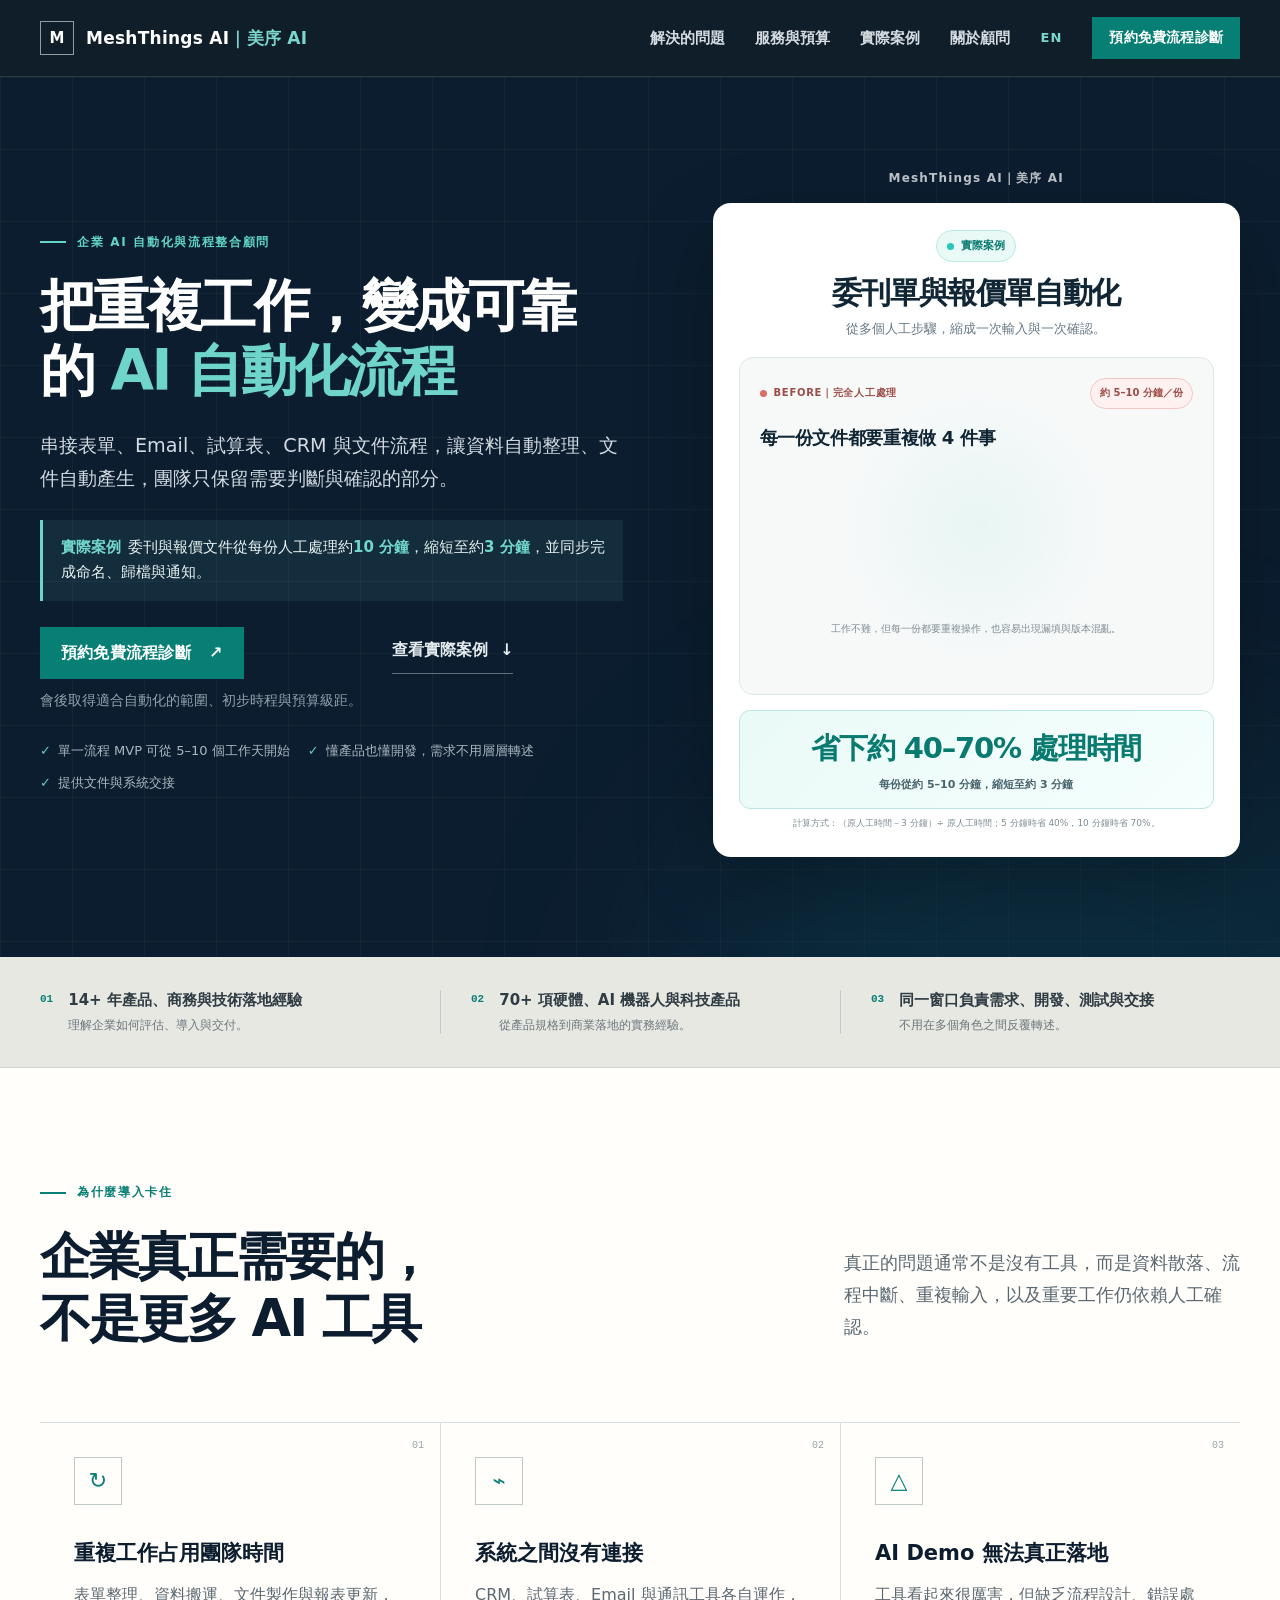
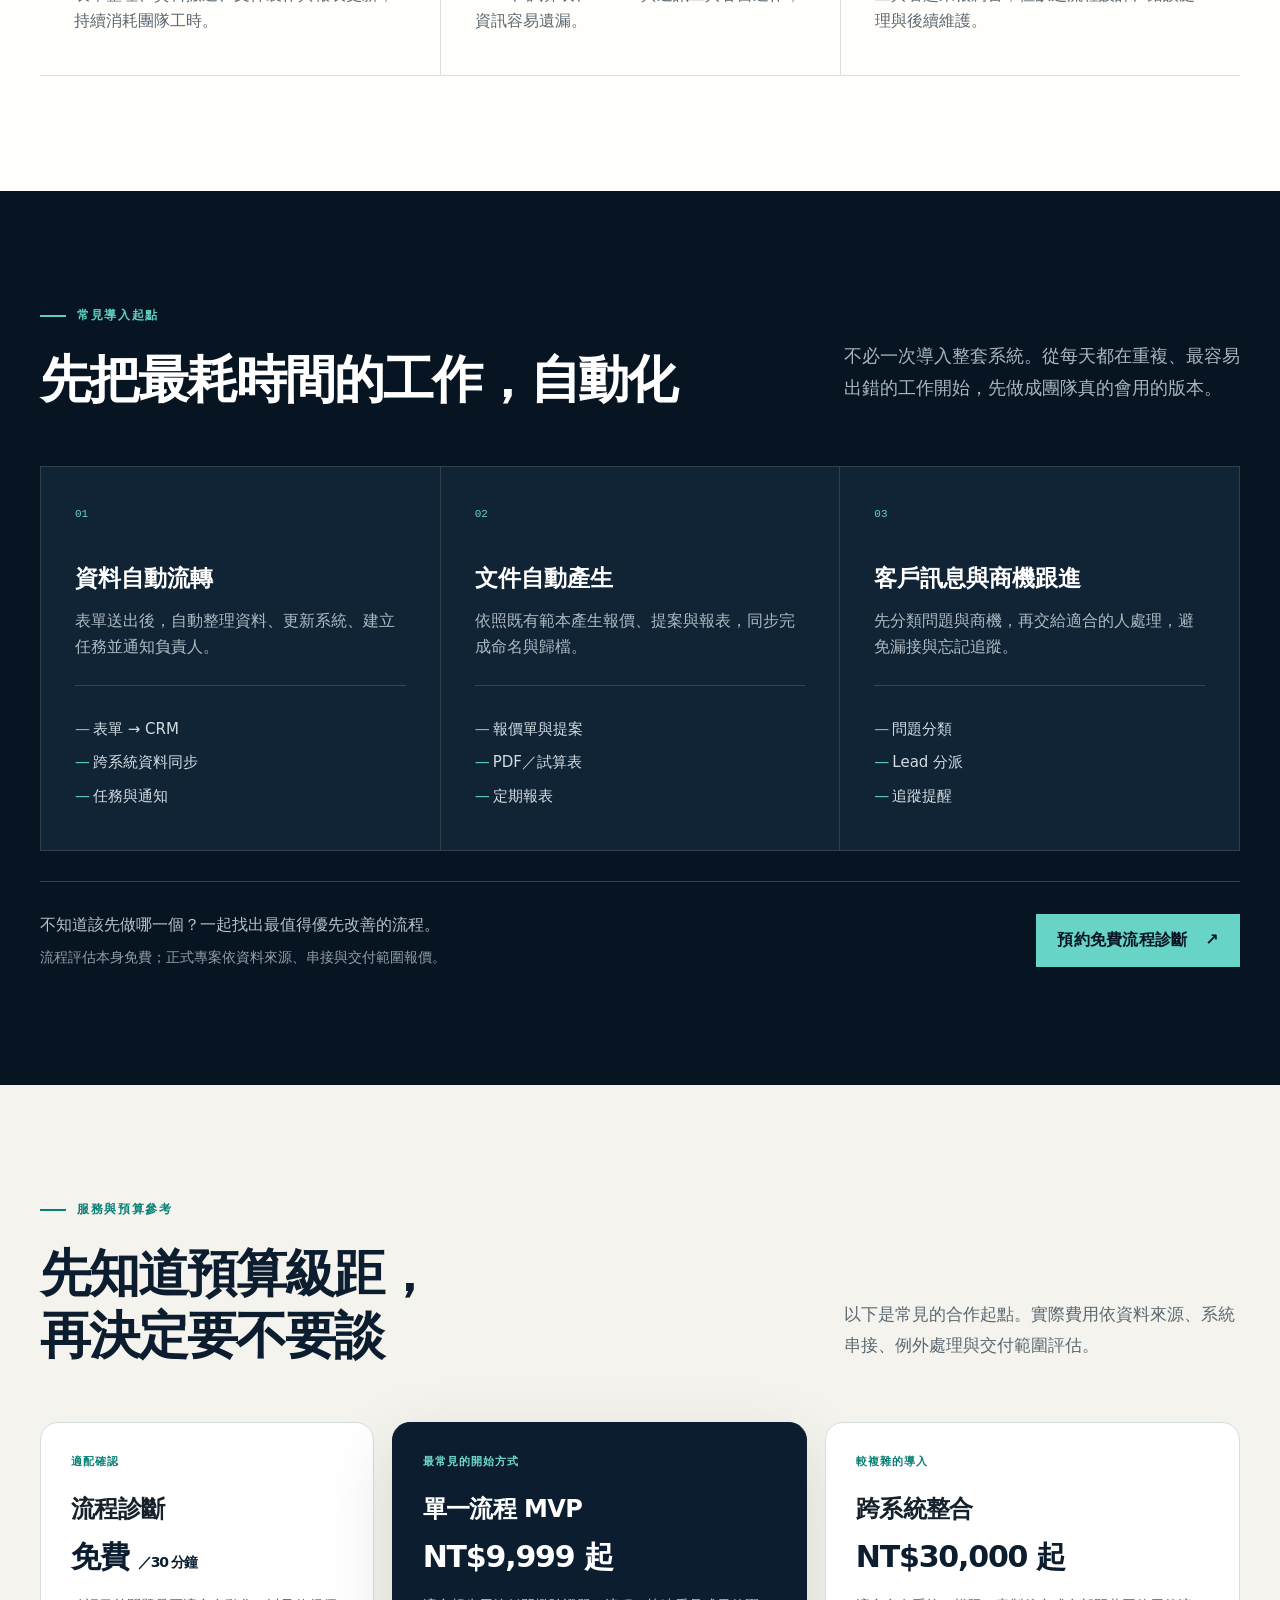
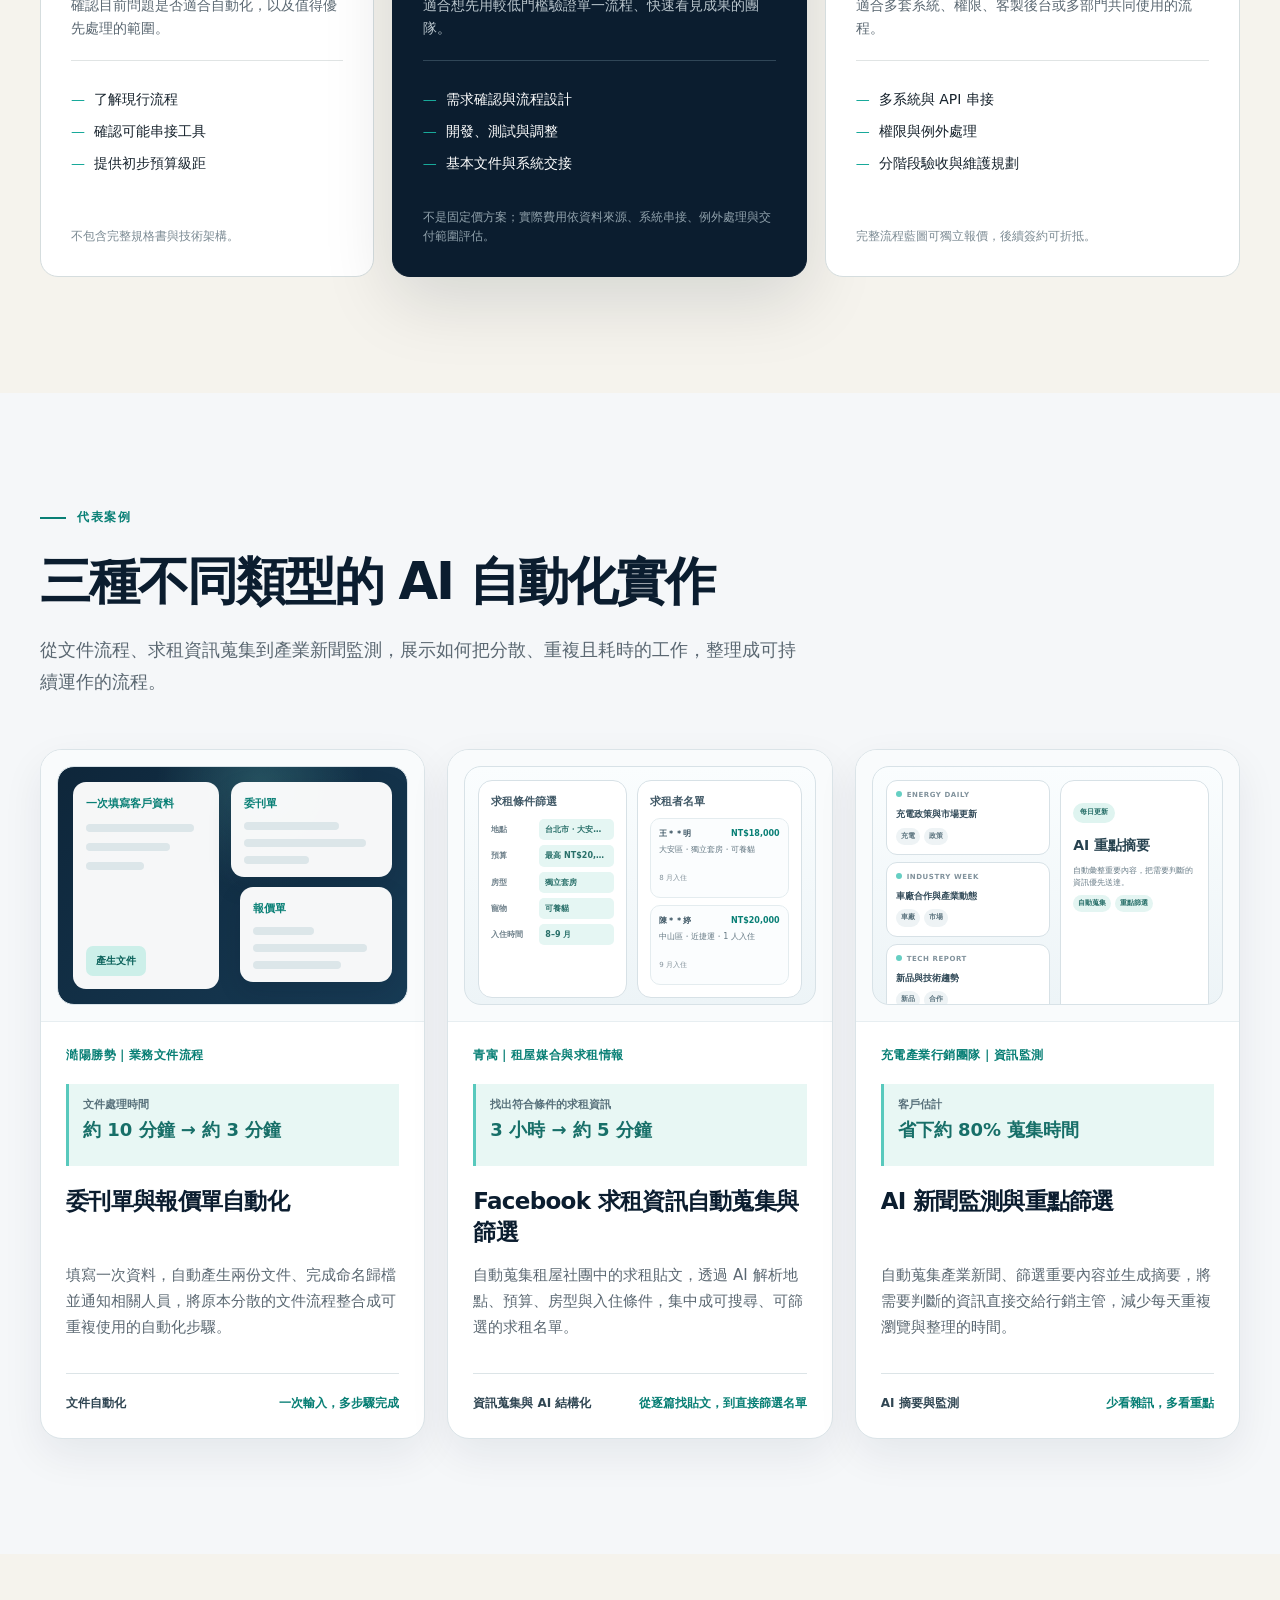
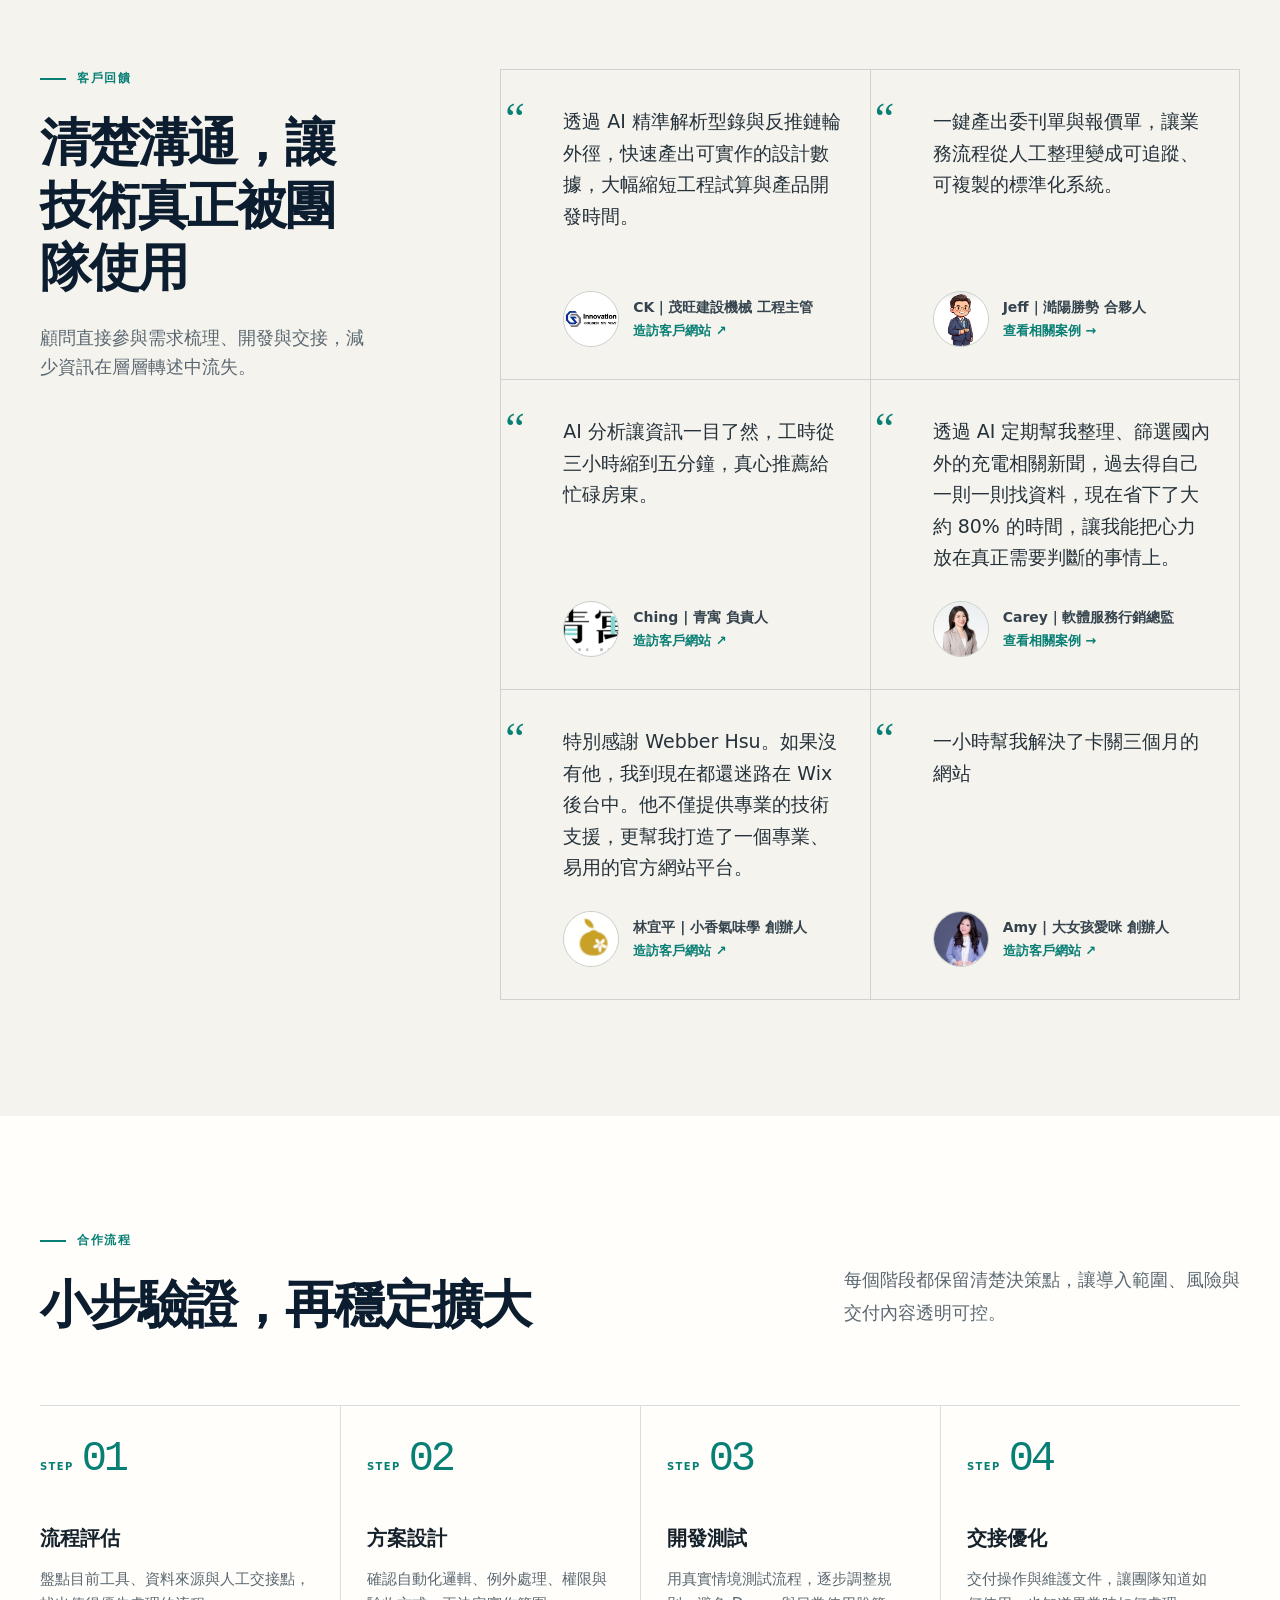
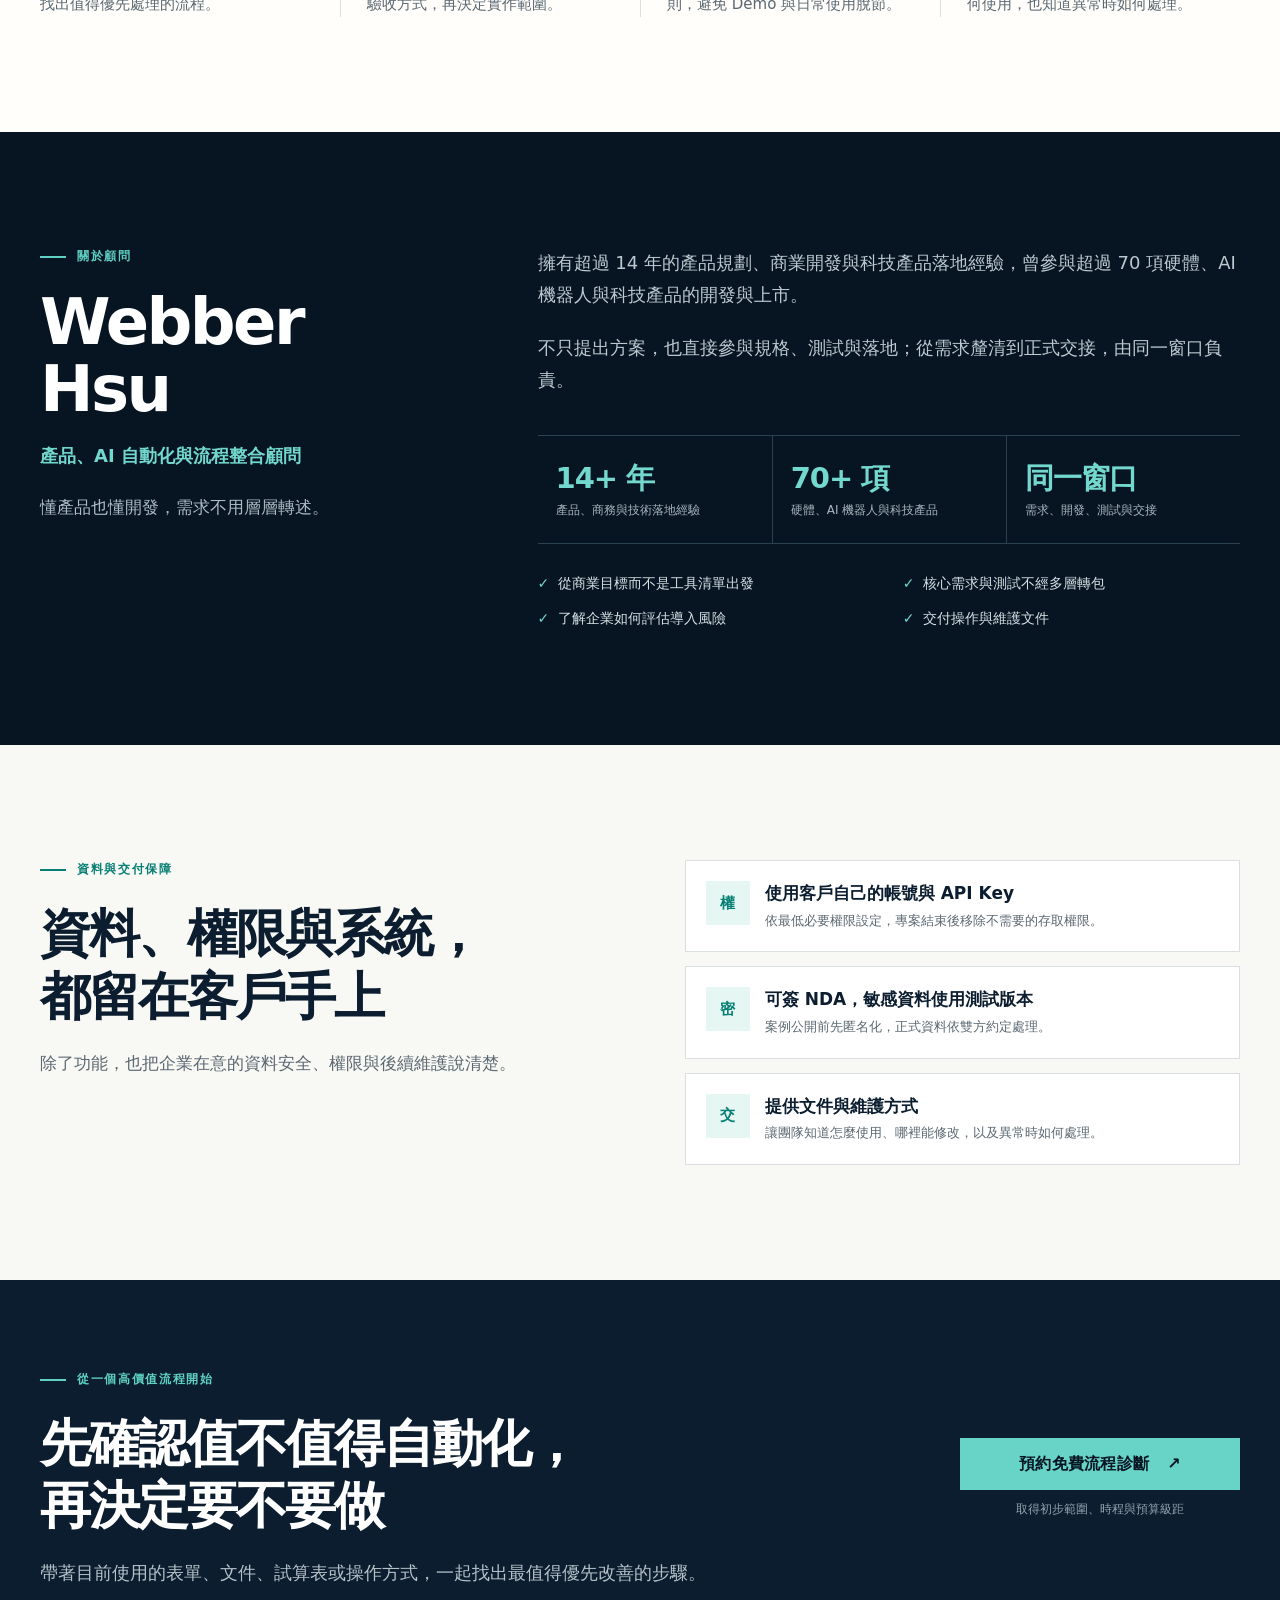
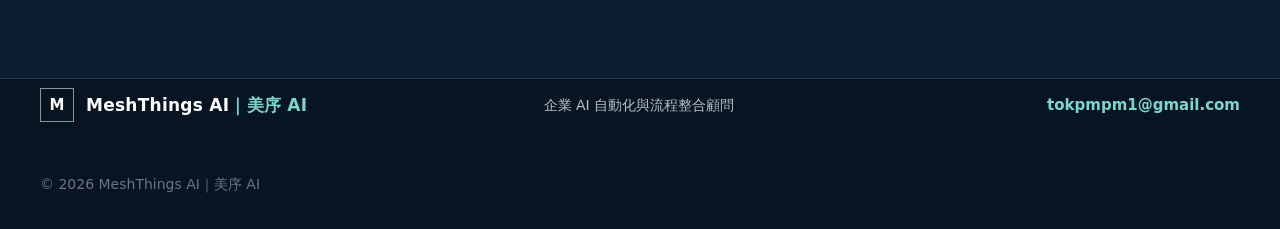
<file: automation/index.html>
<!DOCTYPE html><html lang="zh-Hant"><head><meta charset="UTF-8"><meta name="viewport" content="width=device-width"><meta name="description" content="協助企業導入 AI 工作流程、文件自動化、CRM 與跨系統整合，從流程評估、開發測試到正式交接，由資深顧問直接參與。"><meta name="theme-color" content="#0b1d2f"><link rel="icon" href="/automation/favicon.svg" type="image/svg+xml"><link rel="alternate" hreflang="zh-Hant" href="https://ai.meshthings.com/automation/"><link rel="alternate" hreflang="en" href="https://ai.meshthings.com/automation/en/"><link rel="alternate" hreflang="x-default" href="https://ai.meshthings.com/automation/"><title>AI 自動化顧問｜企業流程自動化與系統整合｜MeshThings AI｜美序 AI</title><link rel="stylesheet" href="/automation/assets/HomePage.Be5WxkOL.css"></head><body><a class="skip-link" href="#main-content">跳至主要內容</a><header class="site-header"><div class="container header-inner"><a class="brand" href="/automation/" aria-label="MeshThings AI｜美序 AI 首頁"><span class="brand-mark" aria-hidden="true">M</span><span>MeshThings AI<strong>｜美序 AI</strong></span></a><button class="menu-button" type="button" aria-expanded="false" aria-controls="primary-navigation" data-open-label="開啟主選單" data-close-label="關閉主選單"><span class="sr-only">開啟主選單</span><span class="menu-line"></span><span class="menu-line"></span></button><nav id="primary-navigation" class="primary-nav" aria-label="主要導覽"><a href="#problems">解決的問題</a><a href="#pricing">服務與預算</a><a href="#cases">實際案例</a><a href="#about">關於顧問</a><a class="language-link" href="/automation/en/" hreflang="en">EN</a><a class="button button-small" href="https://docs.google.com/forms/d/e/1FAIpQLSdjlvpFNZtyFlb3yJxliBQVBYuo6h8dE5HEkbUPOMwqmTHcSA/viewform">預約免費流程診斷</a></nav></div></header><script type="module">var e=document.querySelector(`.menu-button`),t=document.querySelector(`#primary-navigation`),n=e?.querySelector(`.sr-only`),r=r=>{!e||!t||(e.setAttribute(`aria-expanded`,String(r)),t.classList.toggle(`is-open`,r),n&&(n.textContent=r?e.dataset.closeLabel??`Close menu`:e.dataset.openLabel??`Open menu`))};e?.addEventListener(`click`,()=>{r(e.getAttribute(`aria-expanded`)!==`true`)}),t?.querySelectorAll(`a`).forEach(e=>{e.addEventListener(`click`,()=>r(!1))}),document.addEventListener(`keydown`,t=>{t.key===`Escape`&&(r(!1),e?.focus())}),window.addEventListener(`resize`,()=>{window.innerWidth>=1081&&r(!1)});</script><main id="main-content"><section class="hero"><div class="container hero-grid"><div class="hero-copy"><p class="eyebrow"><span></span>企業 AI 自動化與流程整合顧問</p><h1>把重複工作，變成可靠的 <em>AI 自動化流程</em></h1><p class="hero-lead">串接表單、Email、試算表、CRM 與文件流程，讓資料自動整理、文件自動產生，團隊只保留需要判斷與確認的部分。</p><p class="hero-proof"><span>實際案例</span>委刊與報價文件從每份人工處理約<strong>10 分鐘</strong>，縮短至約<strong>3 分鐘</strong>，並同步完成命名、歸檔與通知。</p><div class="button-row"><div class="hero-primary-action"><a class="button" href="https://docs.google.com/forms/d/e/1FAIpQLSdjlvpFNZtyFlb3yJxliBQVBYuo6h8dE5HEkbUPOMwqmTHcSA/viewform">預約免費流程診斷 <span aria-hidden="true">↗</span></a><p>會後取得適合自動化的範圍、初步時程與預算級距。</p></div><a class="text-link" href="#cases">查看實際案例 <span aria-hidden="true">↓</span></a></div><div class="hero-trust"><span>單一流程 MVP 可從 5–10 個工作天開始</span><span>懂產品也懂開發，需求不用層層轉述</span><span>提供文件與系統交接</span></div></div><div class="ba-wrap" aria-label="委刊單與報價單自動化前後比較" data-astro-cid-yi75vjzu><div class="ba-brand" data-astro-cid-yi75vjzu>MeshThings AI｜美序 AI</div><article class="ba-card" data-astro-cid-yi75vjzu><header class="ba-top" data-astro-cid-yi75vjzu><div class="ba-badge" data-astro-cid-yi75vjzu><span class="ba-dot" data-astro-cid-yi75vjzu></span>實際案例</div><h2 class="ba-title" data-astro-cid-yi75vjzu>委刊單與報價單自動化</h2><p class="ba-lead" data-astro-cid-yi75vjzu>從多個人工步驟，縮成一次輸入與一次確認。</p></header><section class="ba-stage" aria-label="自動化前後比較動畫" data-astro-cid-yi75vjzu><div class="ba-phase ba-before" data-astro-cid-yi75vjzu><div class="ba-phase-label" data-astro-cid-yi75vjzu><span class="ba-phase-name" data-astro-cid-yi75vjzu>BEFORE｜完全人工處理</span><span class="ba-time-pill" data-astro-cid-yi75vjzu>約 5–10 分鐘／份</span></div><h3 class="ba-before-title" data-astro-cid-yi75vjzu>每一份文件都要重複做 4 件事</h3><div class="ba-manual-list" data-astro-cid-yi75vjzu><div class="ba-manual" data-astro-cid-yi75vjzu><span class="ba-manual-icon" data-astro-cid-yi75vjzu>複</span><div data-astro-cid-yi75vjzu><strong data-astro-cid-yi75vjzu>複製客戶資料</strong><small data-astro-cid-yi75vjzu>從表單或訊息逐欄整理</small></div></div><div class="ba-manual" data-astro-cid-yi75vjzu><span class="ba-manual-icon" data-astro-cid-yi75vjzu>單</span><div data-astro-cid-yi75vjzu><strong data-astro-cid-yi75vjzu>製作委刊單</strong><small data-astro-cid-yi75vjzu>開啟範本並逐項填寫</small></div></div><div class="ba-manual" data-astro-cid-yi75vjzu><span class="ba-manual-icon" data-astro-cid-yi75vjzu>價</span><div data-astro-cid-yi75vjzu><strong data-astro-cid-yi75vjzu>另外製作報價單</strong><small data-astro-cid-yi75vjzu>再次輸入相同資料與價格</small></div></div><div class="ba-manual" data-astro-cid-yi75vjzu><span class="ba-manual-icon" data-astro-cid-yi75vjzu>檔</span><div data-astro-cid-yi75vjzu><strong data-astro-cid-yi75vjzu>命名、歸檔與通知</strong><small data-astro-cid-yi75vjzu>手動整理版本並通知同事</small></div></div></div><p class="ba-before-note" data-astro-cid-yi75vjzu>工作不難，但每一份都要重複操作，也容易出現漏填與版本混亂。</p></div><div class="ba-transition" aria-hidden="true" data-astro-cid-yi75vjzu>→</div><div class="ba-phase ba-after" data-astro-cid-yi75vjzu><div class="ba-phase-label" data-astro-cid-yi75vjzu><span class="ba-phase-name" data-astro-cid-yi75vjzu>AFTER｜使用自動生成系統</span><span class="ba-time-pill" data-astro-cid-yi75vjzu>約 3 分鐘／份</span></div><div class="ba-input" data-astro-cid-yi75vjzu><div class="ba-input-icon" data-astro-cid-yi75vjzu>1</div><div data-astro-cid-yi75vjzu><strong data-astro-cid-yi75vjzu>填寫一次客戶需求</strong><small data-astro-cid-yi75vjzu>客戶資料、項目、價格與備註</small></div></div><div class="ba-flow-line" data-astro-cid-yi75vjzu></div><div class="ba-outputs" data-astro-cid-yi75vjzu><div class="ba-output" data-astro-cid-yi75vjzu><div class="ba-out-icon" data-astro-cid-yi75vjzu>單</div><strong data-astro-cid-yi75vjzu>產生委刊單</strong></div><div class="ba-output" data-astro-cid-yi75vjzu><div class="ba-out-icon" data-astro-cid-yi75vjzu>價</div><strong data-astro-cid-yi75vjzu>產生報價單</strong></div><div class="ba-output" data-astro-cid-yi75vjzu><div class="ba-out-icon" data-astro-cid-yi75vjzu>檔</div><strong data-astro-cid-yi75vjzu>命名與歸檔</strong></div><div class="ba-output" data-astro-cid-yi75vjzu><div class="ba-out-icon" data-astro-cid-yi75vjzu>知</div><strong data-astro-cid-yi75vjzu>通知相關人員</strong></div></div><div class="ba-review" data-astro-cid-yi75vjzu><span class="ba-review-icon" data-astro-cid-yi75vjzu>人</span>最後由業務人工確認</div></div></section><section class="ba-result" data-astro-cid-yi75vjzu><strong data-astro-cid-yi75vjzu>省下約 40–70% 處理時間</strong><span data-astro-cid-yi75vjzu>每份從約 5–10 分鐘，縮短至約 3 分鐘</span></section><p class="ba-calculation" data-astro-cid-yi75vjzu>計算方式：（原人工時間－3 分鐘）÷ 原人工時間；5 分鐘時省 40%，10 分鐘時省 70%。</p></article></div></div></section><aside class="trust-bar" aria-label="合作特色"><div class="container trust-inner"><div class="trust-item"><b>01</b><p><strong>14+ 年產品、商務與技術落地經驗</strong><span>理解企業如何評估、導入與交付。</span></p></div><div class="trust-item"><b>02</b><p><strong>70+ 項硬體、AI 機器人與科技產品</strong><span>從產品規格到商業落地的實務經驗。</span></p></div><div class="trust-item"><b>03</b><p><strong>同一窗口負責需求、開發、測試與交接</strong><span>不用在多個角色之間反覆轉述。</span></p></div></div></aside><section id="problems" class="section problems"><div class="container"><div class="section-intro split-intro"><div><p class="eyebrow"><span></span>為什麼導入卡住</p><h2>企業真正需要的，<br>不是更多 AI 工具</h2></div><p>真正的問題通常不是沒有工具，而是資料散落、流程中斷、重複輸入，以及重要工作仍依賴人工確認。</p></div><div class="problem-grid"><article><span class="card-number">01</span><div class="line-icon" aria-hidden="true">↻</div><h3>重複工作占用團隊時間</h3><p>表單整理、資料搬運、文件製作與報表更新，持續消耗團隊工時。</p></article><article><span class="card-number">02</span><div class="line-icon" aria-hidden="true">⌁</div><h3>系統之間沒有連接</h3><p>CRM、試算表、Email 與通訊工具各自運作，資訊容易遺漏。</p></article><article><span class="card-number">03</span><div class="line-icon" aria-hidden="true">△</div><h3>AI Demo 無法真正落地</h3><p>工具看起來很厲害，但缺乏流程設計、錯誤處理與後續維護。</p></article></div></div></section><section id="services" class="section services"><div class="container"><div class="section-intro services-intro"><div><p class="eyebrow light"><span></span>常見導入起點</p><h2>先把最耗時間的工作，自動化</h2></div><p>不必一次導入整套系統。從每天都在重複、最容易出錯的工作開始，先做成團隊真的會用的版本。</p></div><div class="service-grid"><article><span class="service-number">01</span><h3>資料自動流轉</h3><p>表單送出後，自動整理資料、更新系統、建立任務並通知負責人。</p><ul><li>表單 → CRM</li><li>跨系統資料同步</li><li>任務與通知</li></ul></article><article><span class="service-number">02</span><h3>文件自動產生</h3><p>依照既有範本產生報價、提案與報表，同步完成命名與歸檔。</p><ul><li>報價單與提案</li><li>PDF／試算表</li><li>定期報表</li></ul></article><article><span class="service-number">03</span><h3>客戶訊息與商機跟進</h3><p>先分類問題與商機，再交給適合的人處理，避免漏接與忘記追蹤。</p><ul><li>問題分類</li><li>Lead 分派</li><li>追蹤提醒</li></ul></article></div><div class="services-action"><div><p>不知道該先做哪一個？一起找出最值得優先改善的流程。</p><p class="services-note">流程評估本身免費；正式專案依資料來源、串接與交付範圍報價。</p></div><a class="button button-light" href="https://docs.google.com/forms/d/e/1FAIpQLSdjlvpFNZtyFlb3yJxliBQVBYuo6h8dE5HEkbUPOMwqmTHcSA/viewform">預約免費流程診斷 <span aria-hidden="true">↗</span></a></div></div></section><section id="pricing" class="section pricing" aria-labelledby="pricing-title"><div class="container"><div class="pricing-heading"><div><p class="eyebrow"><span></span>服務與預算參考</p><h2 id="pricing-title">先知道預算級距，<br>再決定要不要談</h2></div><p>以下是常見的合作起點。實際費用依資料來源、系統串接、例外處理與交付範圍評估。</p></div><div class="price-grid"><article class="price-card"><p class="price-tag">適配確認</p><h3>流程診斷</h3><p class="price">免費 <small>／30 分鐘</small></p><p>確認目前問題是否適合自動化，以及值得優先處理的範圍。</p><ul><li>了解現行流程</li><li>確認可能串接工具</li><li>提供初步預算級距</li></ul><small class="price-note">不包含完整規格書與技術架構。</small></article><article class="price-card featured"><p class="price-tag">最常見的開始方式</p><h3>單一流程 MVP</h3><p class="price">NT$9,999 起 </p><p>適合想先用較低門檻驗證單一流程、快速看見成果的團隊。</p><ul><li>需求確認與流程設計</li><li>開發、測試與調整</li><li>基本文件與系統交接</li></ul><small class="price-note">不是固定價方案；實際費用依資料來源、系統串接、例外處理與交付範圍評估。</small></article><article class="price-card"><p class="price-tag">較複雜的導入</p><h3>跨系統整合</h3><p class="price">NT$30,000 起 </p><p>適合多套系統、權限、客製後台或多部門共同使用的流程。</p><ul><li>多系統與 API 串接</li><li>權限與例外處理</li><li>分階段驗收與維護規劃</li></ul><small class="price-note">完整流程藍圖可獨立報價，後續簽約可折抵。</small></article></div></div></section><section id="cases" class="section case-studies" aria-labelledby="case-studies-title" data-astro-cid-6uufqrtv><div class="container" data-astro-cid-6uufqrtv><div class="case-studies-heading" data-astro-cid-6uufqrtv><p class="eyebrow" data-astro-cid-6uufqrtv><span data-astro-cid-6uufqrtv></span>代表案例</p><h2 id="case-studies-title" data-astro-cid-6uufqrtv>三種不同類型的 AI 自動化實作</h2><p data-astro-cid-6uufqrtv>從文件流程、求租資訊蒐集到產業新聞監測，展示如何把分散、重複且耗時的工作，整理成可持續運作的流程。</p></div><div class="case-studies-grid" data-astro-cid-6uufqrtv><article class="case-study-card" data-astro-cid-6uufqrtv><div class="case-study-media" data-astro-cid-6uufqrtv><div class="case-canvas documents-canvas" aria-label="委刊單與報價單自動產生介面示意" data-astro-cid-6uufqrtv><div class="documents-shell" data-astro-cid-6uufqrtv><div class="documents-input" data-astro-cid-6uufqrtv><span class="ui-label" data-astro-cid-6uufqrtv>一次填寫客戶資料</span><span class="ui-line wide" data-astro-cid-6uufqrtv></span><span class="ui-line medium" data-astro-cid-6uufqrtv></span><span class="ui-line short" data-astro-cid-6uufqrtv></span><span class="ui-button" data-astro-cid-6uufqrtv>產生文件</span></div><div class="documents-output" data-astro-cid-6uufqrtv><div class="document-card" data-astro-cid-6uufqrtv><strong data-astro-cid-6uufqrtv>委刊單</strong><span class="ui-line medium" data-astro-cid-6uufqrtv></span><span class="ui-line wide" data-astro-cid-6uufqrtv></span><span class="ui-line short" data-astro-cid-6uufqrtv></span></div><div class="document-card offset" data-astro-cid-6uufqrtv><strong data-astro-cid-6uufqrtv>報價單</strong><span class="ui-line short" data-astro-cid-6uufqrtv></span><span class="ui-line wide" data-astro-cid-6uufqrtv></span><span class="ui-line medium" data-astro-cid-6uufqrtv></span></div></div></div></div></div><div class="case-study-body" data-astro-cid-6uufqrtv><p class="case-client" data-astro-cid-6uufqrtv>澔陽勝勢｜業務文件流程</p><div class="case-result" data-astro-cid-6uufqrtv><span data-astro-cid-6uufqrtv>文件處理時間</span><strong data-astro-cid-6uufqrtv>約 10 分鐘 → 約 3 分鐘</strong></div><h3 data-astro-cid-6uufqrtv>委刊單與報價單自動化</h3><p class="case-description" data-astro-cid-6uufqrtv>填寫一次資料，自動產生兩份文件、完成命名歸檔並通知相關人員，將原本分散的文件流程整合成可重複使用的自動化步驟。</p><footer data-astro-cid-6uufqrtv><span data-astro-cid-6uufqrtv>文件自動化</span><span data-astro-cid-6uufqrtv>一次輸入，多步驟完成</span></footer></div></article><article class="case-study-card" data-astro-cid-6uufqrtv><div class="case-study-media" data-astro-cid-6uufqrtv><div class="case-canvas rent-canvas" aria-label="Facebook 求租資訊篩選介面示意" data-astro-cid-6uufqrtv><div class="rent-shell" data-astro-cid-6uufqrtv><div class="filter-panel" data-astro-cid-6uufqrtv><strong data-astro-cid-6uufqrtv>求租條件篩選</strong><dl data-astro-cid-6uufqrtv><div data-astro-cid-6uufqrtv><dt data-astro-cid-6uufqrtv>地點</dt><dd data-astro-cid-6uufqrtv>台北市・大安／中山</dd></div><div data-astro-cid-6uufqrtv><dt data-astro-cid-6uufqrtv>預算</dt><dd data-astro-cid-6uufqrtv>最高 NT$20,000</dd></div><div data-astro-cid-6uufqrtv><dt data-astro-cid-6uufqrtv>房型</dt><dd data-astro-cid-6uufqrtv>獨立套房</dd></div><div data-astro-cid-6uufqrtv><dt data-astro-cid-6uufqrtv>寵物</dt><dd data-astro-cid-6uufqrtv>可養貓</dd></div><div data-astro-cid-6uufqrtv><dt data-astro-cid-6uufqrtv>入住時間</dt><dd data-astro-cid-6uufqrtv>8–9 月</dd></div></dl></div><div class="renter-list" data-astro-cid-6uufqrtv><strong data-astro-cid-6uufqrtv>求租者名單</strong><div class="renter-card" data-astro-cid-6uufqrtv><div data-astro-cid-6uufqrtv><b data-astro-cid-6uufqrtv>王＊＊明</b><span data-astro-cid-6uufqrtv>NT$18,000</span></div><p data-astro-cid-6uufqrtv>大安區・獨立套房・可養貓</p><small data-astro-cid-6uufqrtv>8 月入住</small></div><div class="renter-card" data-astro-cid-6uufqrtv><div data-astro-cid-6uufqrtv><b data-astro-cid-6uufqrtv>陳＊＊婷</b><span data-astro-cid-6uufqrtv>NT$20,000</span></div><p data-astro-cid-6uufqrtv>中山區・近捷運・1 人入住</p><small data-astro-cid-6uufqrtv>9 月入住</small></div></div></div></div></div><div class="case-study-body" data-astro-cid-6uufqrtv><p class="case-client" data-astro-cid-6uufqrtv>青寓｜租屋媒合與求租情報</p><div class="case-result" data-astro-cid-6uufqrtv><span data-astro-cid-6uufqrtv>找出符合條件的求租資訊</span><strong data-astro-cid-6uufqrtv>3 小時 → 約 5 分鐘</strong></div><h3 data-astro-cid-6uufqrtv>Facebook 求租資訊自動蒐集與篩選</h3><p class="case-description" data-astro-cid-6uufqrtv>自動蒐集租屋社團中的求租貼文，透過 AI 解析地點、預算、房型與入住條件，集中成可搜尋、可篩選的求租名單。</p><footer data-astro-cid-6uufqrtv><span data-astro-cid-6uufqrtv>資訊蒐集與 AI 結構化</span><span data-astro-cid-6uufqrtv>從逐篇找貼文，到直接篩選名單</span></footer></div></article><article class="case-study-card" data-astro-cid-6uufqrtv><div class="case-study-media" data-astro-cid-6uufqrtv><div class="case-canvas news-canvas" aria-label="AI 新聞監測與摘要介面示意" data-astro-cid-6uufqrtv><div class="news-shell" data-astro-cid-6uufqrtv><div class="news-feed" data-astro-cid-6uufqrtv><div class="news-item" data-astro-cid-6uufqrtv><span data-astro-cid-6uufqrtv>ENERGY DAILY</span><strong data-astro-cid-6uufqrtv>充電政策與市場更新</strong><div data-astro-cid-6uufqrtv><i data-astro-cid-6uufqrtv>充電</i><i data-astro-cid-6uufqrtv>政策</i></div></div><div class="news-item" data-astro-cid-6uufqrtv><span data-astro-cid-6uufqrtv>INDUSTRY WEEK</span><strong data-astro-cid-6uufqrtv>車廠合作與產業動態</strong><div data-astro-cid-6uufqrtv><i data-astro-cid-6uufqrtv>車廠</i><i data-astro-cid-6uufqrtv>市場</i></div></div><div class="news-item" data-astro-cid-6uufqrtv><span data-astro-cid-6uufqrtv>TECH REPORT</span><strong data-astro-cid-6uufqrtv>新品與技術趨勢</strong><div data-astro-cid-6uufqrtv><i data-astro-cid-6uufqrtv>新品</i><i data-astro-cid-6uufqrtv>合作</i></div></div></div><div class="news-summary" data-astro-cid-6uufqrtv><span data-astro-cid-6uufqrtv>每日更新</span><strong data-astro-cid-6uufqrtv>AI 重點摘要</strong><p data-astro-cid-6uufqrtv>自動彙整重要內容，把需要判斷的資訊優先送達。</p><div data-astro-cid-6uufqrtv><i data-astro-cid-6uufqrtv>自動蒐集</i><i data-astro-cid-6uufqrtv>重點篩選</i></div></div></div></div></div><div class="case-study-body" data-astro-cid-6uufqrtv><p class="case-client" data-astro-cid-6uufqrtv>充電產業行銷團隊｜資訊監測</p><div class="case-result" data-astro-cid-6uufqrtv><span data-astro-cid-6uufqrtv>客戶估計</span><strong data-astro-cid-6uufqrtv>省下約 80% 蒐集時間</strong></div><h3 data-astro-cid-6uufqrtv>AI 新聞監測與重點篩選</h3><p class="case-description" data-astro-cid-6uufqrtv>自動蒐集產業新聞、篩選重要內容並生成摘要，將需要判斷的資訊直接交給行銷主管，減少每天重複瀏覽與整理的時間。</p><footer data-astro-cid-6uufqrtv><span data-astro-cid-6uufqrtv>AI 摘要與監測</span><span data-astro-cid-6uufqrtv>少看雜訊，多看重點</span></footer></div></article></div></div></section><section class="section testimonials" aria-labelledby="testimonial-title"><div class="container testimonial-grid"><div class="testimonial-intro"><p class="eyebrow"><span></span>客戶回饋</p><h2 id="testimonial-title">清楚溝通，讓技術真正被團隊使用</h2><p>顧問直接參與需求梳理、開發與交接，減少資訊在層層轉述中流失。</p></div><div class="quote-list"><blockquote><span aria-hidden="true">“</span><p>透過 AI 精準解析型錄與反推鏈輪外徑，快速產出可實作的設計數據，大幅縮短工程試算與產品開發時間。</p><footer class="quote-author"><img src="/automation/images/clients/golden-my-way.png" alt="" width="56" height="56" loading="lazy"><div><strong>CK｜茂旺建設機械 工程主管</strong><a href="http://www.goldenmyway.com.tw/" target="_blank" rel="noreferrer">造訪客戶網站 <span aria-hidden="true">↗</span></a></div></footer></blockquote><blockquote><span aria-hidden="true">“</span><p>一鍵產出委刊單與報價單，讓業務流程從人工整理變成可追蹤、可複製的標準化系統。</p><footer class="quote-author"><img src="/automation/images/clients/haoyang-jeff.png" alt="" width="56" height="56" loading="lazy"><div><strong>Jeff｜澔陽勝勢 合夥人</strong><a href="#cases">查看相關案例 <span aria-hidden="true">→</span></a></div></footer></blockquote><blockquote><span aria-hidden="true">“</span><p>AI 分析讓資訊一目了然，工時從三小時縮到五分鐘，真心推薦給忙碌房東。</p><footer class="quote-author"><img src="/automation/images/clients/ching-home.png" alt="" width="56" height="56" loading="lazy"><div><strong>Ching | 青寓 負責人</strong><a href="https://ching-home.com/" target="_blank" rel="noreferrer">造訪客戶網站 <span aria-hidden="true">↗</span></a></div></footer></blockquote><blockquote><span aria-hidden="true">“</span><p>透過 AI 定期幫我整理、篩選國內外的充電相關新聞，過去得自己一則一則找資料，現在省下了大約 80% 的時間，讓我能把心力放在真正需要判斷的事情上。</p><footer class="quote-author"><img src="/automation/images/clients/carey.jpg" alt="" width="56" height="56" loading="lazy"><div><strong>Carey｜軟體服務行銷總監</strong><a href="#cases">查看相關案例 <span aria-hidden="true">→</span></a></div></footer></blockquote><blockquote><span aria-hidden="true">“</span><p>特別感謝 Webber Hsu。如果沒有他，我到現在都還迷路在 Wix 後台中。他不僅提供專業的技術支援，更幫我打造了一個專業、易用的官方網站平台。</p><footer class="quote-author"><img src="/automation/images/clients/twarovia.png" alt="" width="56" height="56" loading="lazy"><div><strong>林宜平 | 小香氣味學 創辦人</strong><a href="https://twarovia.com/" target="_blank" rel="noreferrer">造訪客戶網站 <span aria-hidden="true">↗</span></a></div></footer></blockquote><blockquote><span aria-hidden="true">“</span><p>一小時幫我解決了卡關三個月的網站</p><footer class="quote-author"><img src="/automation/images/clients/amy.jpg" alt="" width="56" height="56" loading="lazy"><div><strong>Amy | 大女孩愛咪 創辦人</strong><a href="https://goldheartconnect.com/" target="_blank" rel="noreferrer">造訪客戶網站 <span aria-hidden="true">↗</span></a></div></footer></blockquote></div></div></section><section id="process" class="section process"><div class="container"><div class="section-heading-row"><div><p class="eyebrow"><span></span>合作流程</p><h2>小步驗證，再穩定擴大</h2></div><p>每個階段都保留清楚決策點，讓導入範圍、風險與交付內容透明可控。</p></div><ol class="process-list"><li><span class="process-step"><small>STEP</small><strong>01</strong></span><div><h3>流程評估</h3><p>盤點目前工具、資料來源與人工交接點，找出值得優先處理的流程。</p></div></li><li><span class="process-step"><small>STEP</small><strong>02</strong></span><div><h3>方案設計</h3><p>確認自動化邏輯、例外處理、權限與驗收方式，再決定實作範圍。</p></div></li><li><span class="process-step"><small>STEP</small><strong>03</strong></span><div><h3>開發測試</h3><p>用真實情境測試流程，逐步調整規則，避免 Demo 與日常使用脫節。</p></div></li><li><span class="process-step"><small>STEP</small><strong>04</strong></span><div><h3>交接優化</h3><p>交付操作與維護文件，讓團隊知道如何使用，也知道異常時如何處理。</p></div></li></ol></div></section><section id="about" class="section about" aria-labelledby="about-title"><div class="container about-grid"><div class="about-intro"><p class="eyebrow light"><span></span>關於顧問</p><h2 id="about-title">Webber Hsu</h2><p class="about-role">產品、AI 自動化與流程整合顧問</p><p class="about-kicker">懂產品也懂開發，需求不用層層轉述。</p></div><div class="about-copy"><p>擁有超過 14 年的產品規劃、商業開發與科技產品落地經驗，曾參與超過 70 項硬體、AI 機器人與科技產品的開發與上市。</p><p>不只提出方案，也直接參與規格、測試與落地；從需求釐清到正式交接，由同一窗口負責。</p><div class="about-stats"><div><strong>14+ 年</strong><span>產品、商務與技術落地經驗</span></div><div><strong>70+ 項</strong><span>硬體、AI 機器人與科技產品</span></div><div><strong>同一窗口</strong><span>需求、開發、測試與交接</span></div></div><ul class="about-list"><li>從商業目標而不是工具清單出發</li><li>核心需求與測試不經多層轉包</li><li>了解企業如何評估導入風險</li><li>交付操作與維護文件</li></ul></div></div></section><section class="section assurance" aria-labelledby="assurance-title"><div class="container assurance-grid"><div><p class="eyebrow"><span></span>資料與交付保障</p><h2 id="assurance-title">資料、權限與系統，<br>都留在客戶手上</h2><p class="assurance-lead">除了功能，也把企業在意的資料安全、權限與後續維護說清楚。</p></div><div class="assurance-list"><article><span aria-hidden="true">權</span><div><h3>使用客戶自己的帳號與 API Key</h3><p>依最低必要權限設定，專案結束後移除不需要的存取權限。</p></div></article><article><span aria-hidden="true">密</span><div><h3>可簽 NDA，敏感資料使用測試版本</h3><p>案例公開前先匿名化，正式資料依雙方約定處理。</p></div></article><article><span aria-hidden="true">交</span><div><h3>提供文件與維護方式</h3><p>讓團隊知道怎麼使用、哪裡能修改，以及異常時如何處理。</p></div></article></div></div></section><section id="contact" class="contact"><div class="container contact-grid"><div><p class="eyebrow light"><span></span>從一個高價值流程開始</p><h2>先確認值不值得自動化，<br>再決定要不要做</h2><p>帶著目前使用的表單、文件、試算表或操作方式，一起找出最值得優先改善的步驟。</p></div><div class="contact-action"><a class="button button-light" href="https://docs.google.com/forms/d/e/1FAIpQLSdjlvpFNZtyFlb3yJxliBQVBYuo6h8dE5HEkbUPOMwqmTHcSA/viewform">預約免費流程診斷 <span aria-hidden="true">↗</span></a><small>取得初步範圍、時程與預算級距</small></div></div></section></main><footer class="site-footer"><div class="container footer-inner"><a class="brand footer-brand" href="/automation/"><span class="brand-mark" aria-hidden="true">M</span><span>MeshThings AI<strong>｜美序 AI</strong></span></a><p>企業 AI 自動化與流程整合顧問</p><a href="mailto:tokpmpm1@gmail.com">tokpmpm1@gmail.com</a><small>© 2026 MeshThings AI｜美序 AI</small></div></footer></body></html>
</file>
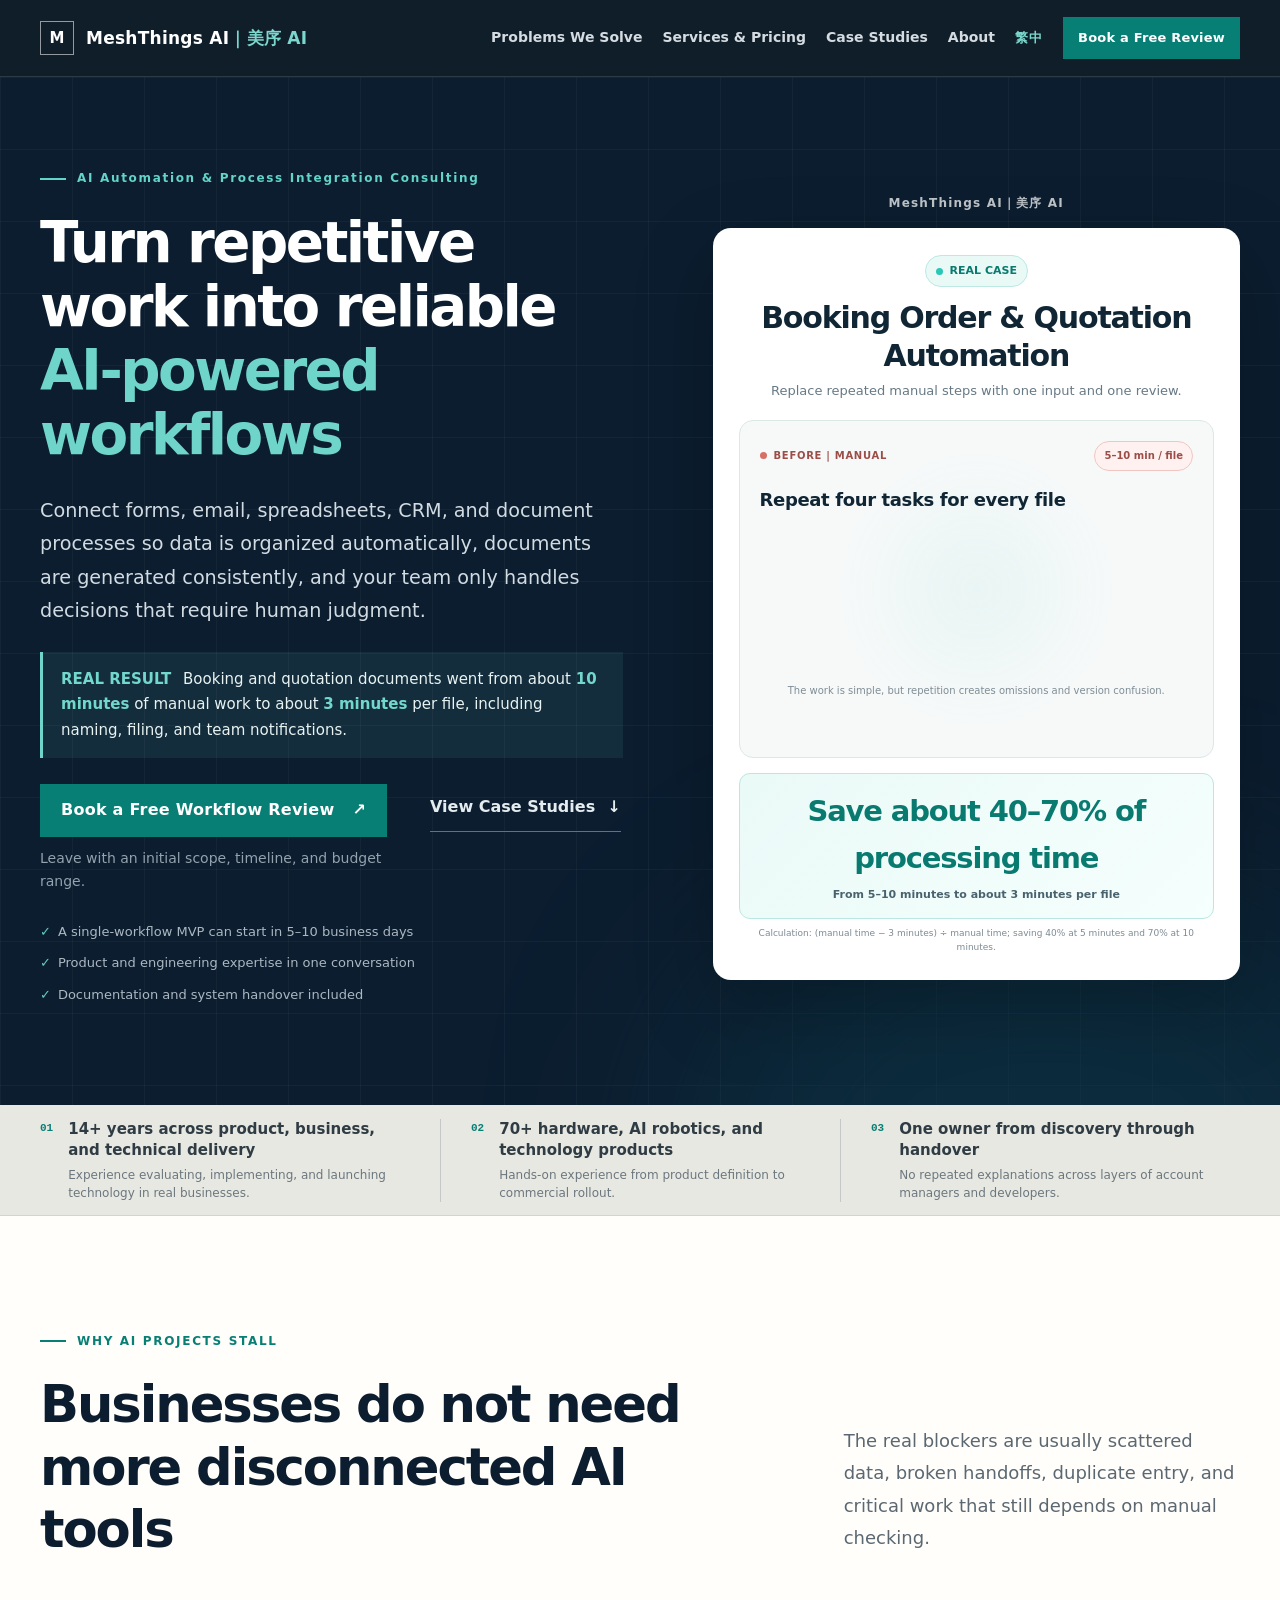
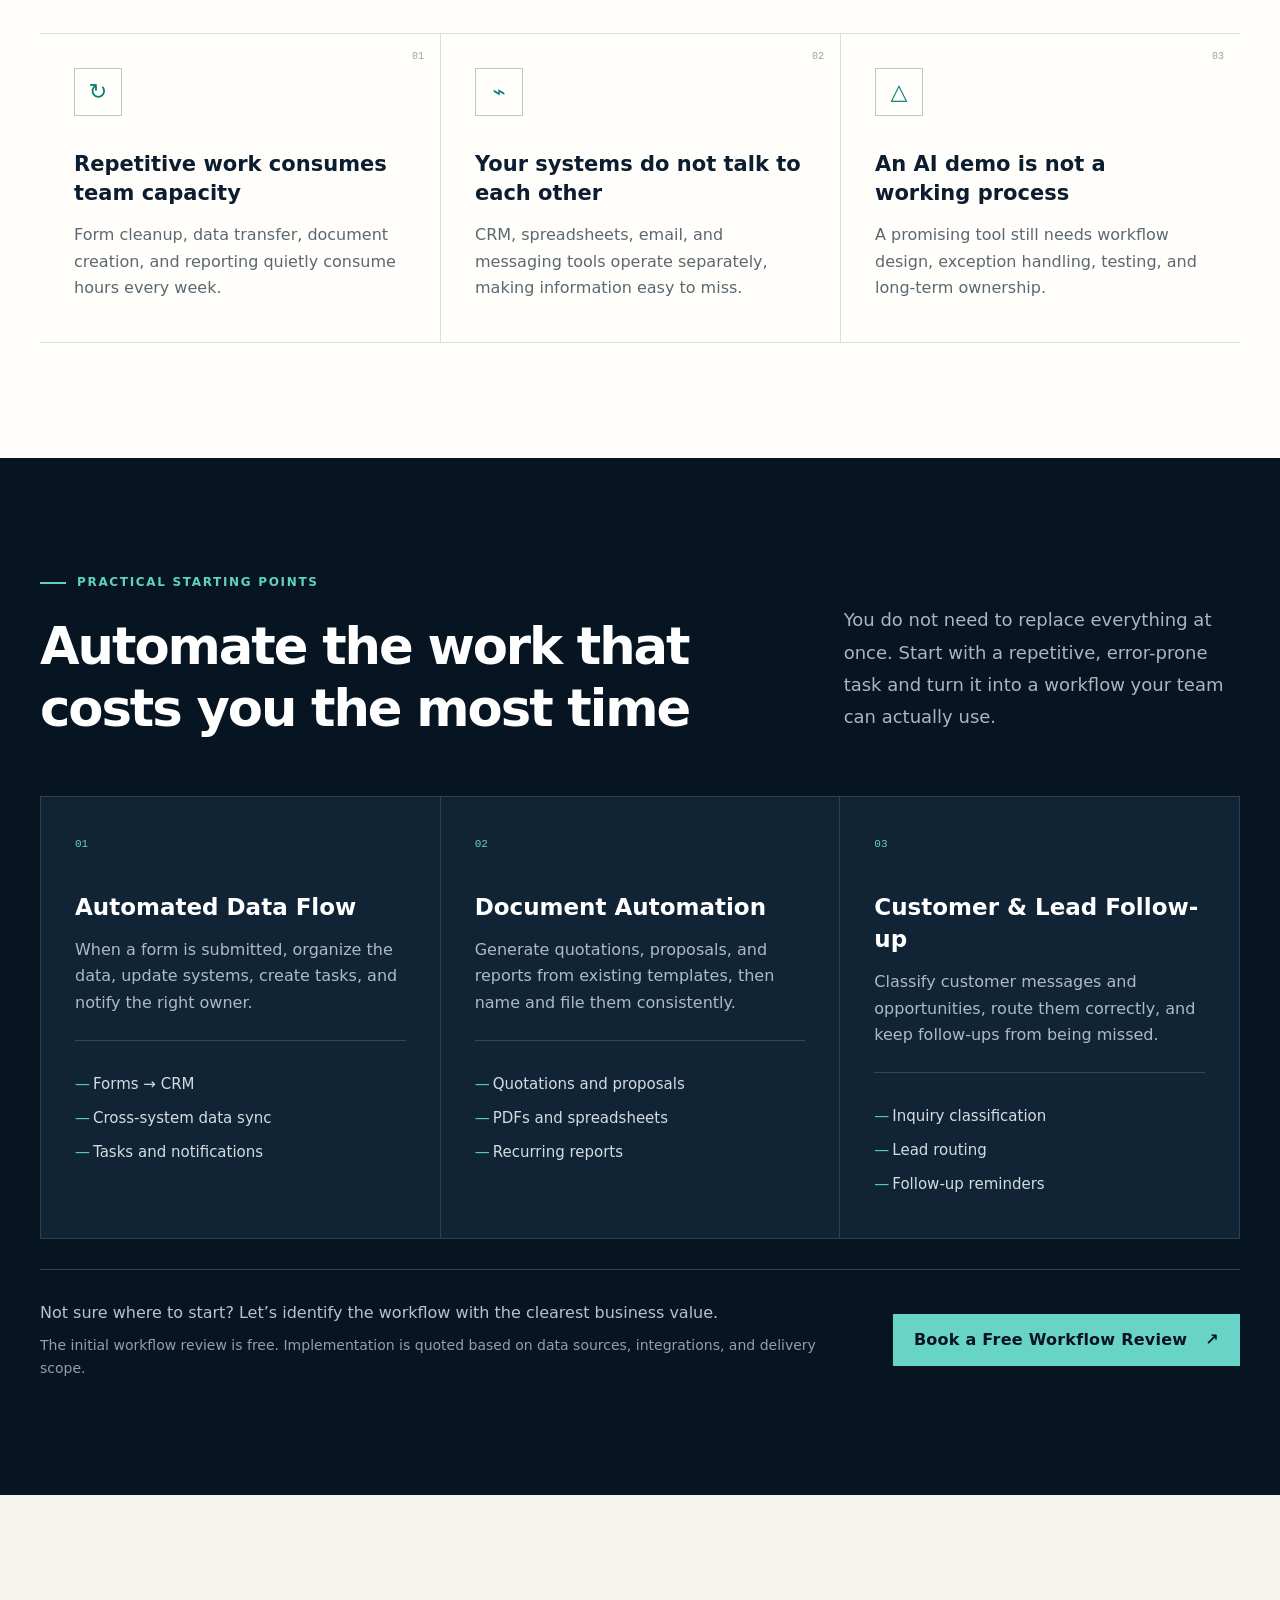
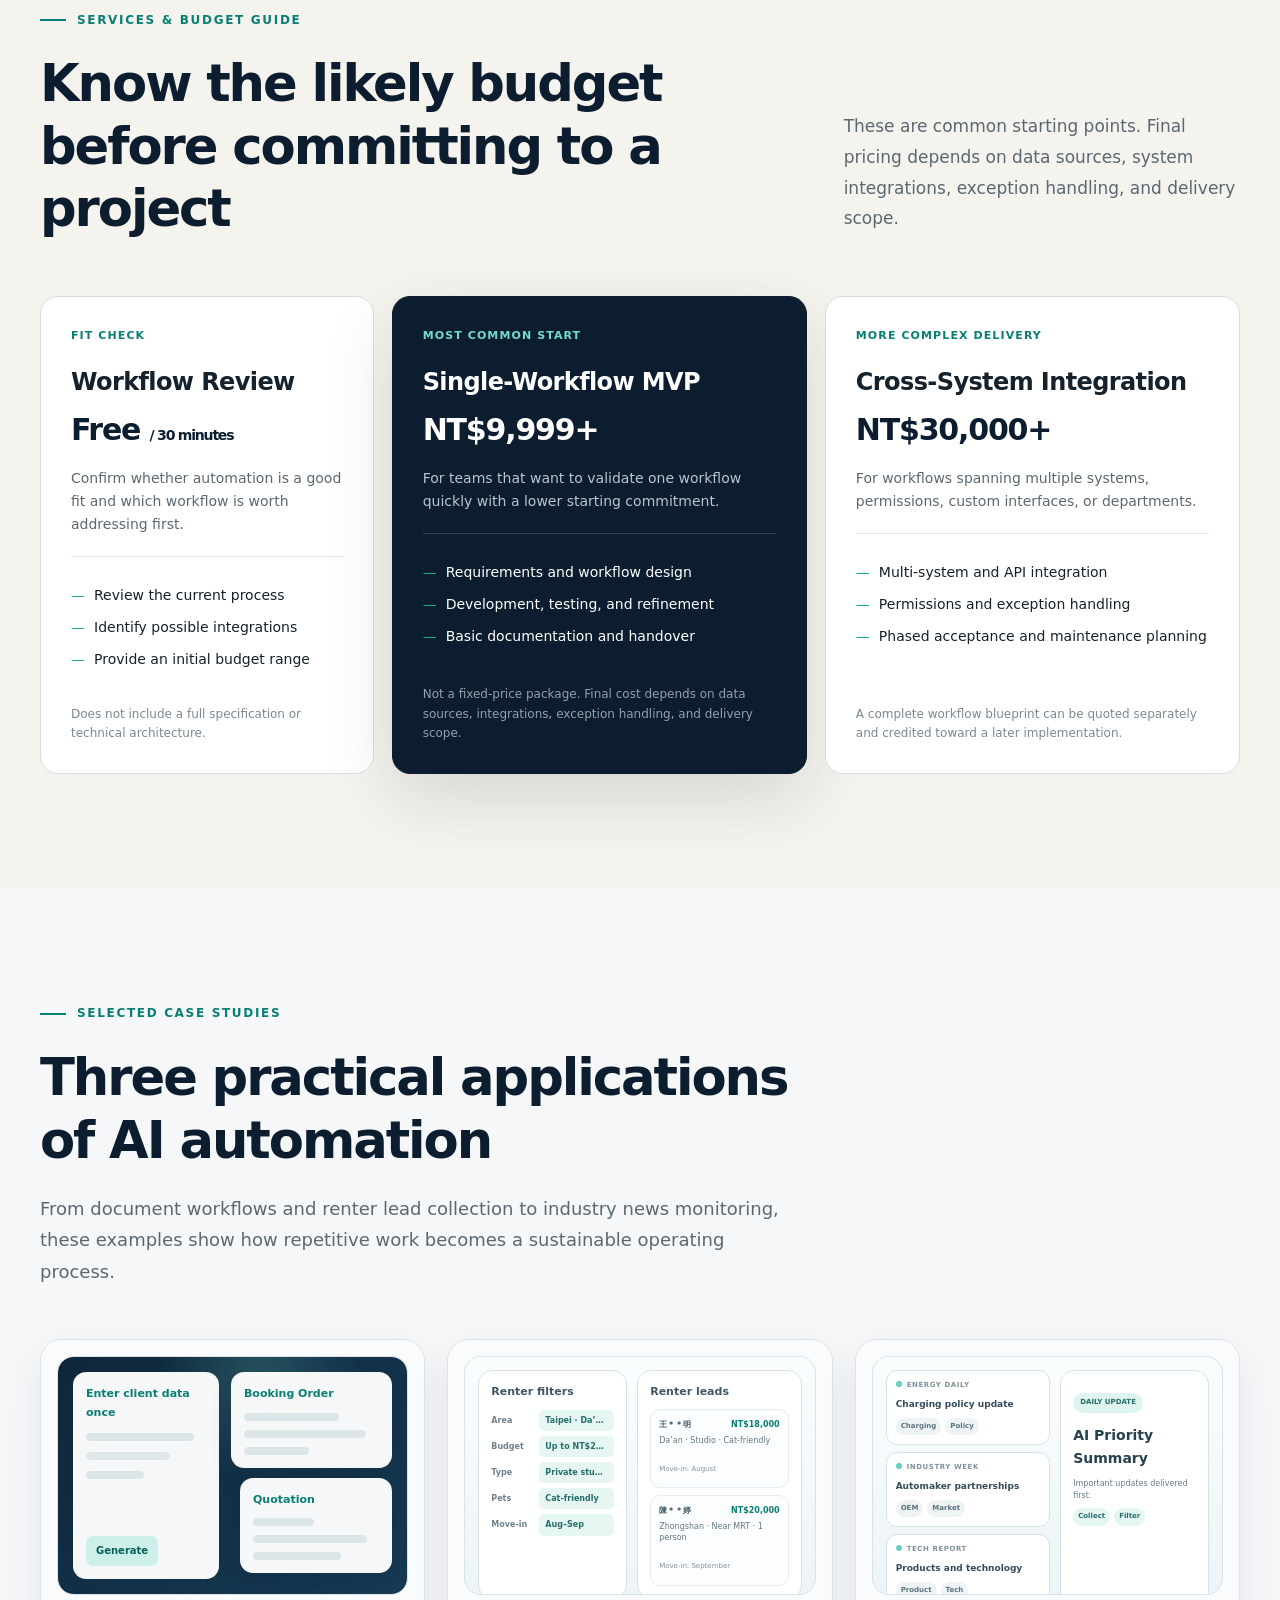
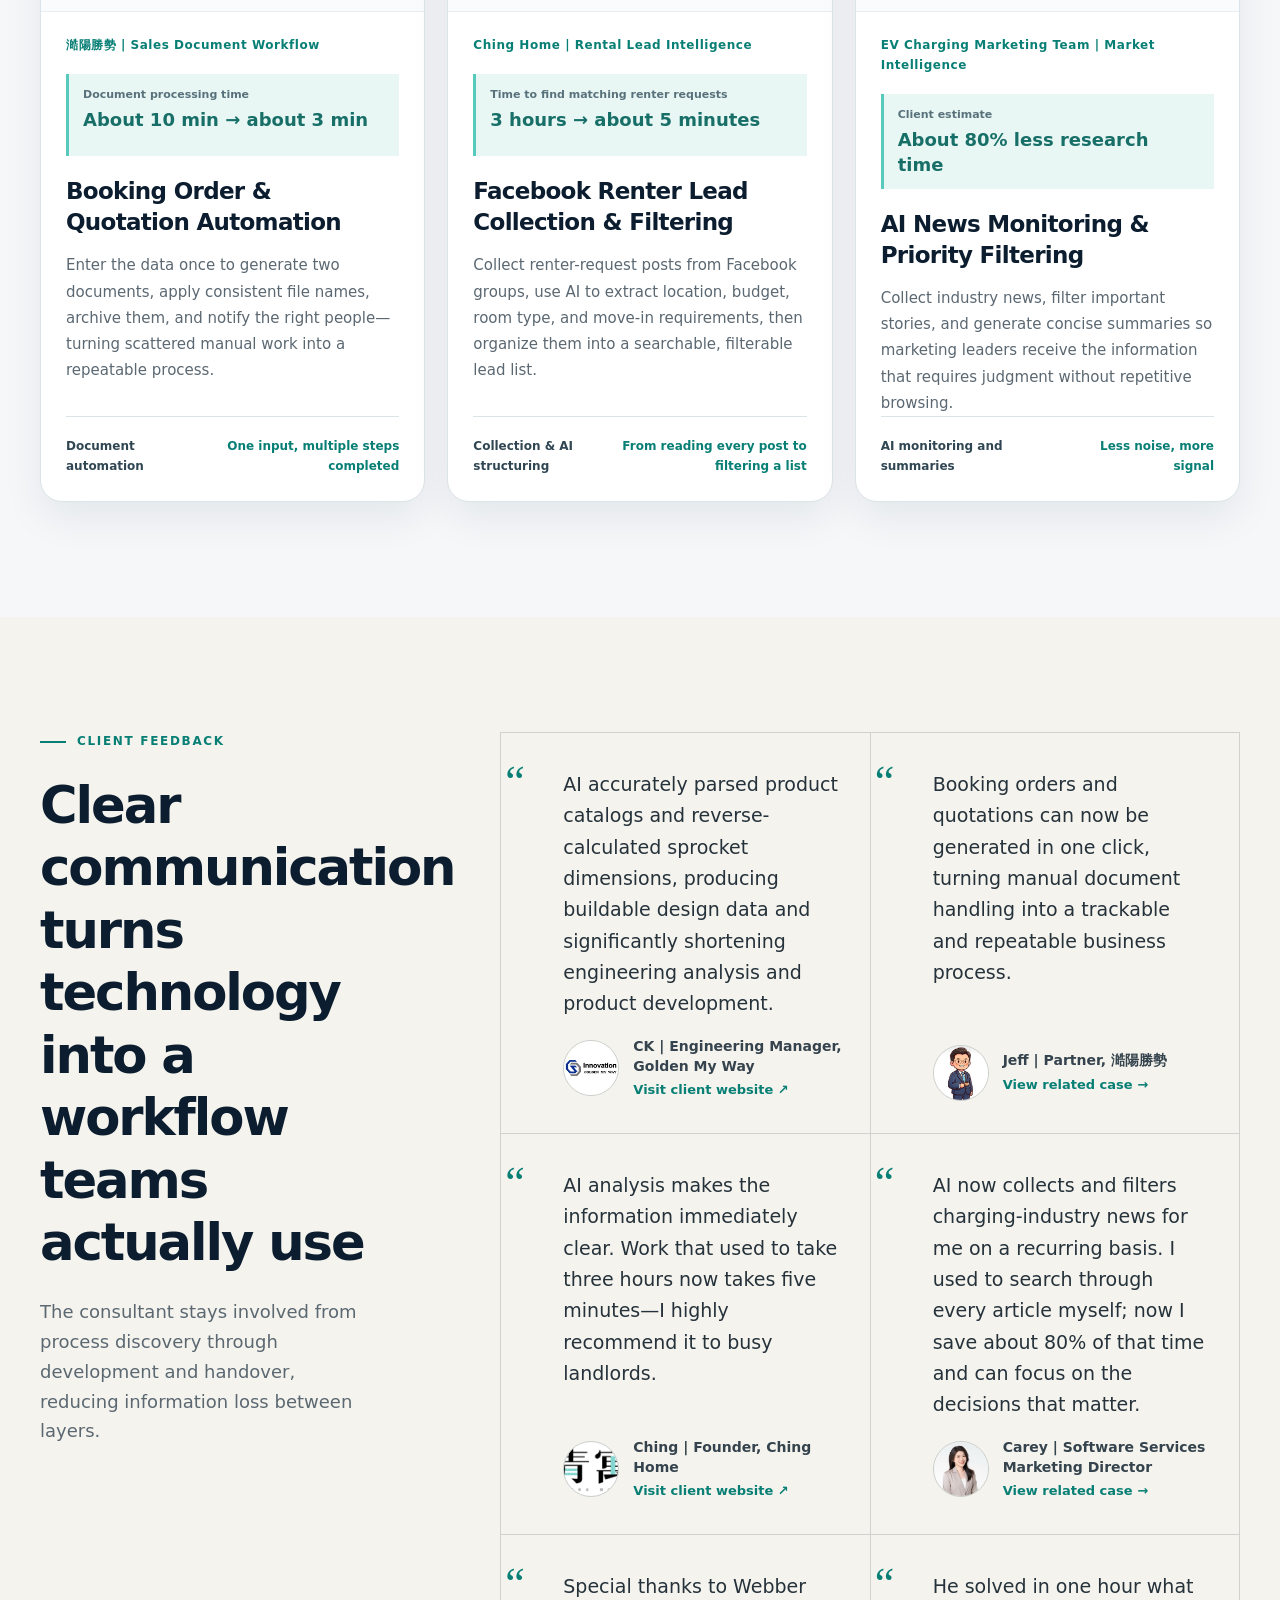
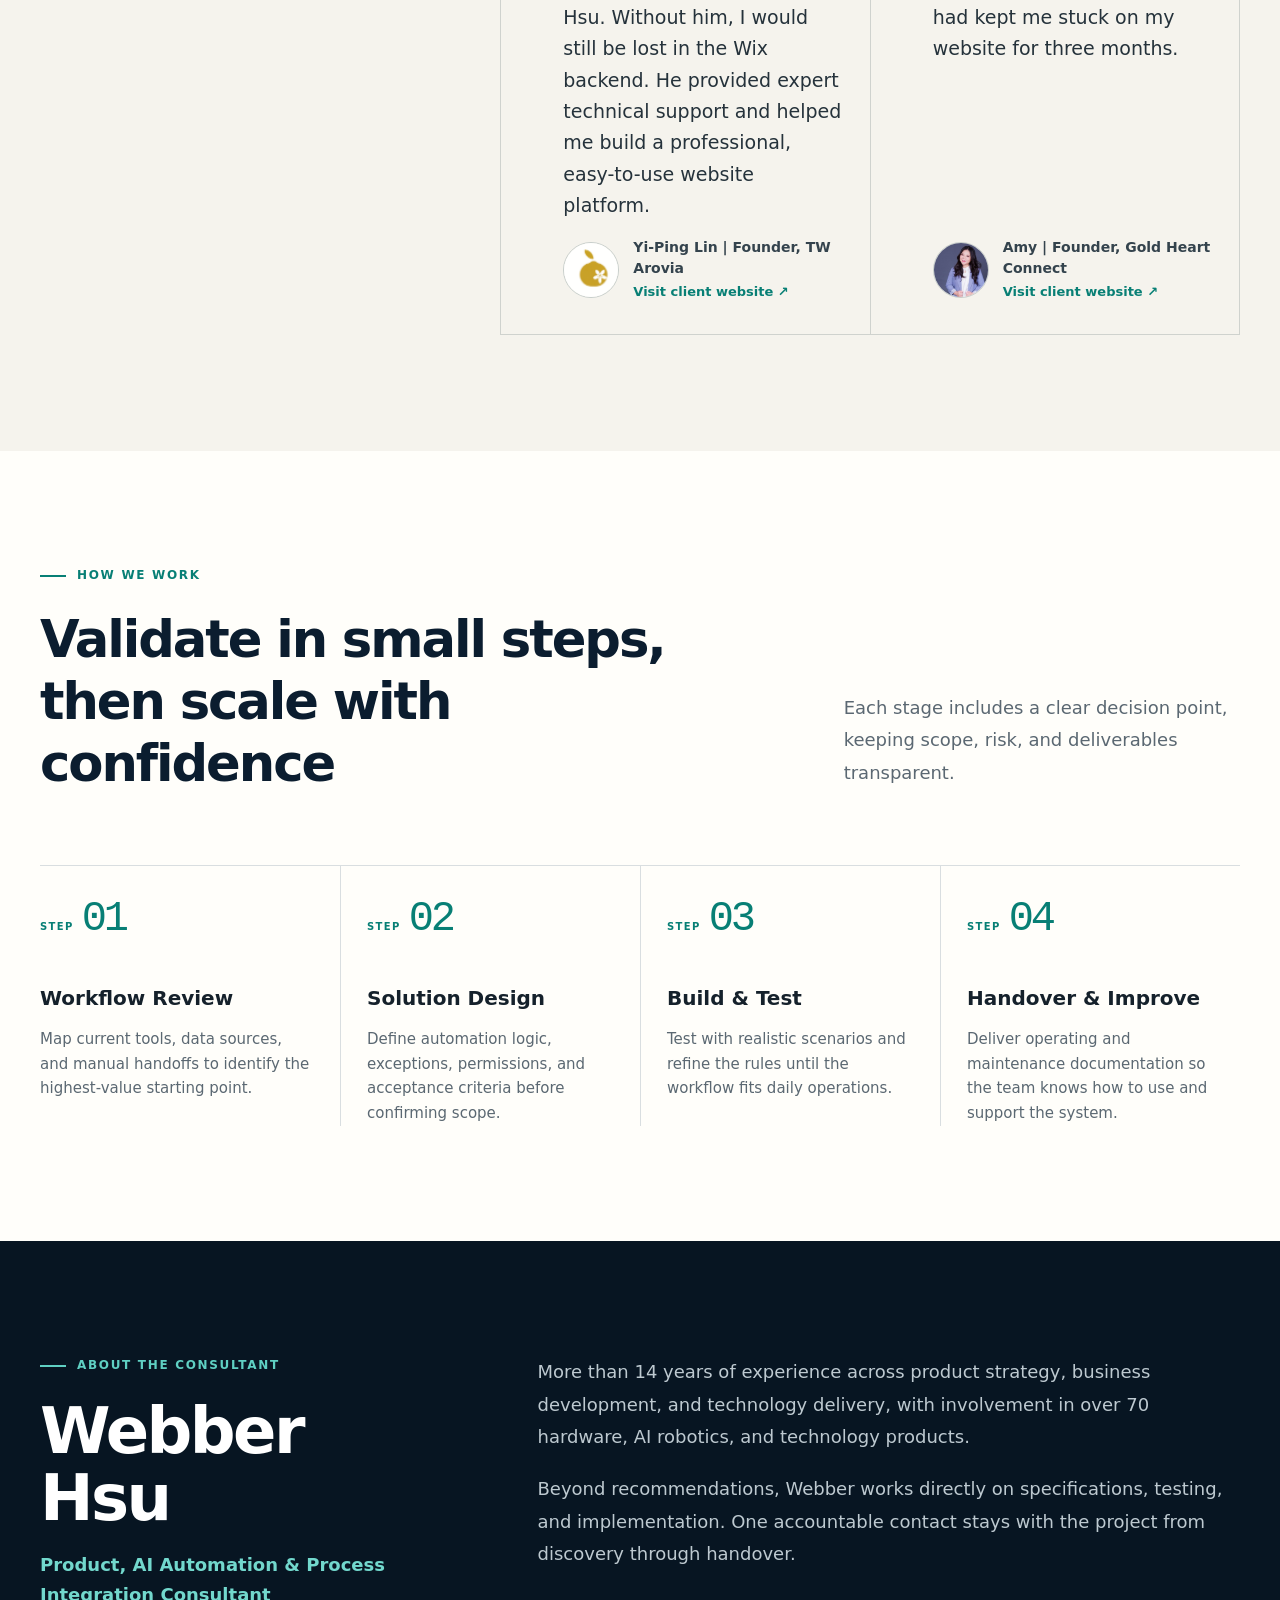
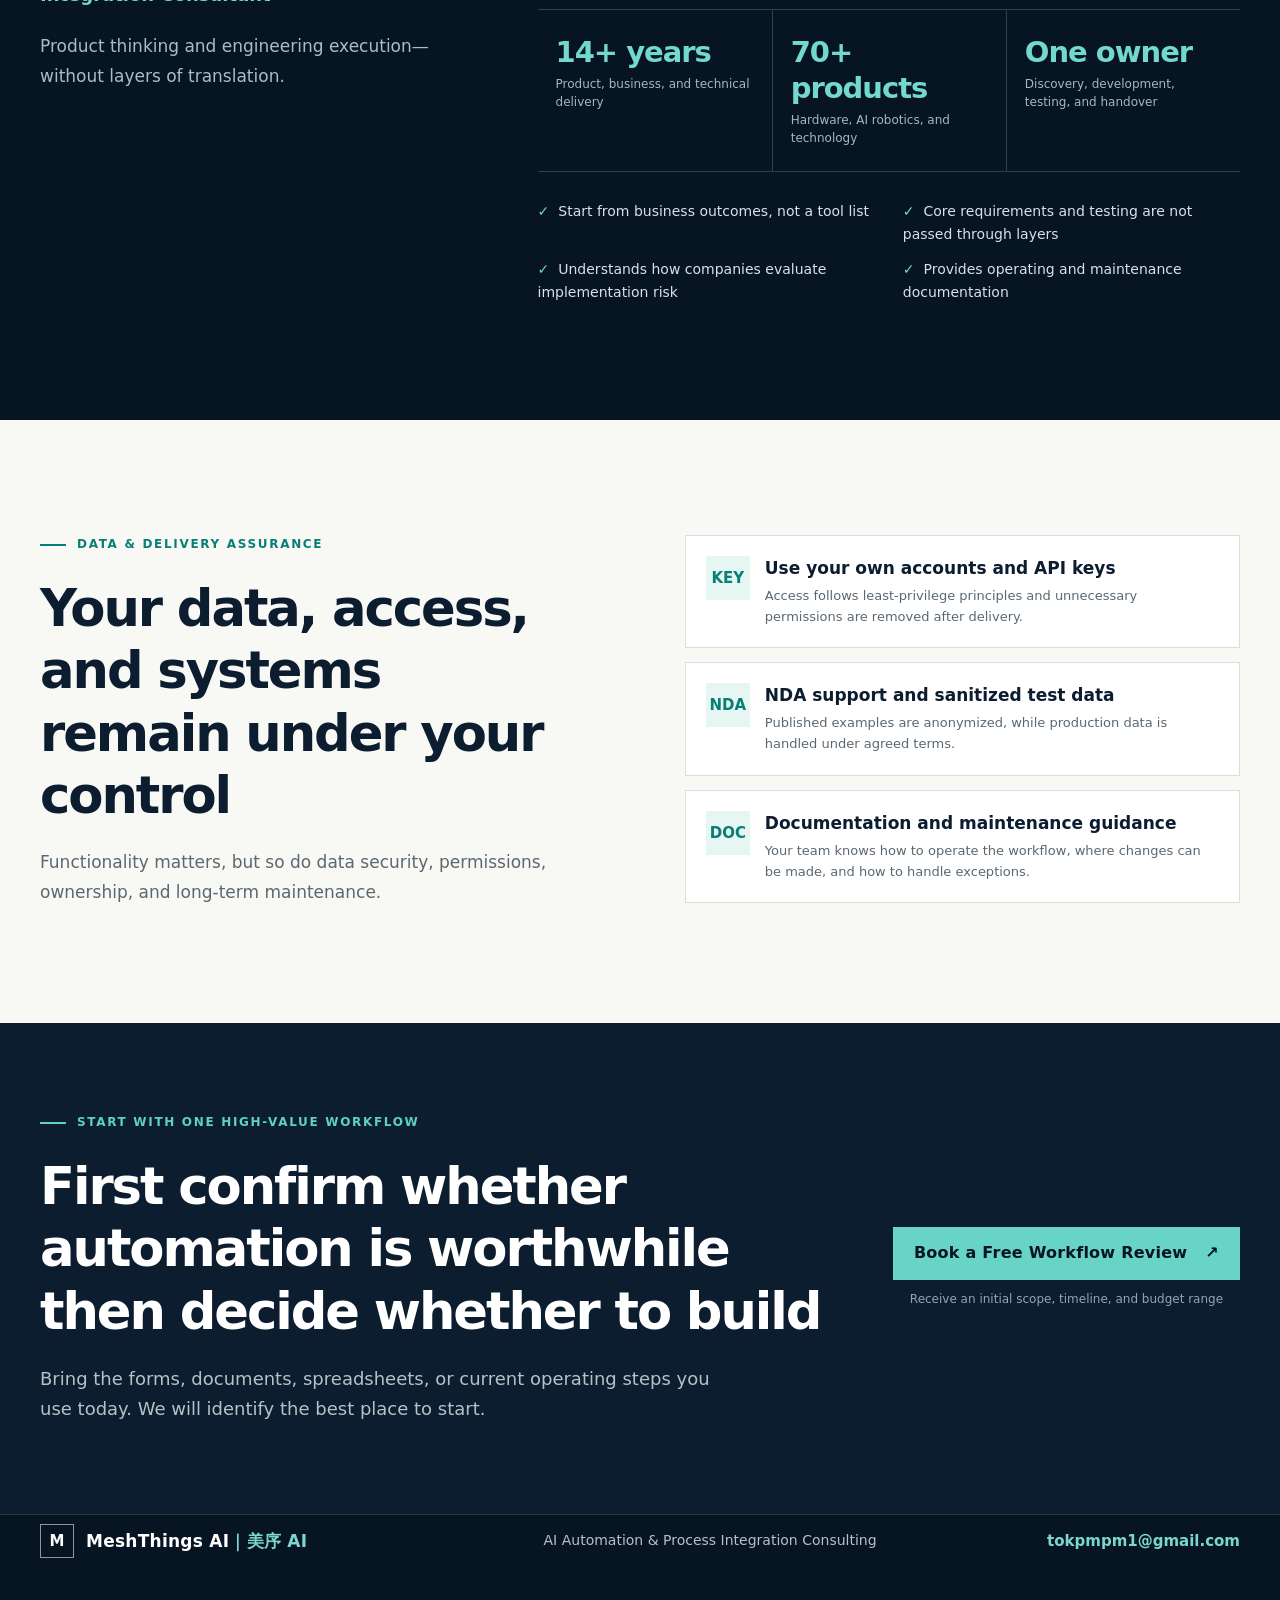
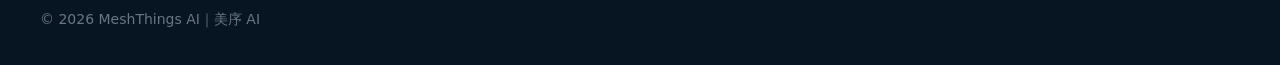
<file: automation/en/index.html>
<!DOCTYPE html><html lang="en"><head><meta charset="UTF-8"><meta name="viewport" content="width=device-width"><meta name="description" content="AI workflow automation, document generation, CRM integration, and cross-system implementation for growing businesses—from process review and testing to handover."><meta name="theme-color" content="#0b1d2f"><link rel="icon" href="/automation/favicon.svg" type="image/svg+xml"><link rel="alternate" hreflang="zh-Hant" href="https://ai.meshthings.com/automation/"><link rel="alternate" hreflang="en" href="https://ai.meshthings.com/automation/en/"><link rel="alternate" hreflang="x-default" href="https://ai.meshthings.com/automation/"><title>AI Automation Consulting | Process Automation &amp; Systems Integration | MeshThings AI</title><link rel="stylesheet" href="/automation/assets/HomePage.Be5WxkOL.css"></head><body><a class="skip-link" href="#main-content">Skip to main content</a><header class="site-header is-english"><div class="container header-inner"><a class="brand" href="/automation/en/" aria-label="MeshThings AI home"><span class="brand-mark" aria-hidden="true">M</span><span>MeshThings AI<strong>｜美序 AI</strong></span></a><button class="menu-button" type="button" aria-expanded="false" aria-controls="primary-navigation" data-open-label="Open main menu" data-close-label="Close main menu"><span class="sr-only">Open main menu</span><span class="menu-line"></span><span class="menu-line"></span></button><nav id="primary-navigation" class="primary-nav" aria-label="Primary navigation"><a href="#problems">Problems We Solve</a><a href="#pricing">Services &amp; Pricing</a><a href="#cases">Case Studies</a><a href="#about">About</a><a class="language-link" href="/automation/" hreflang="zh-Hant">繁中</a><a class="button button-small" href="https://docs.google.com/forms/d/e/1FAIpQLSdjlvpFNZtyFlb3yJxliBQVBYuo6h8dE5HEkbUPOMwqmTHcSA/viewform">Book a Free Review</a></nav></div></header><script type="module">var e=document.querySelector(`.menu-button`),t=document.querySelector(`#primary-navigation`),n=e?.querySelector(`.sr-only`),r=r=>{!e||!t||(e.setAttribute(`aria-expanded`,String(r)),t.classList.toggle(`is-open`,r),n&&(n.textContent=r?e.dataset.closeLabel??`Close menu`:e.dataset.openLabel??`Open menu`))};e?.addEventListener(`click`,()=>{r(e.getAttribute(`aria-expanded`)!==`true`)}),t?.querySelectorAll(`a`).forEach(e=>{e.addEventListener(`click`,()=>r(!1))}),document.addEventListener(`keydown`,t=>{t.key===`Escape`&&(r(!1),e?.focus())}),window.addEventListener(`resize`,()=>{window.innerWidth>=1081&&r(!1)});</script><main id="main-content"><section class="hero"><div class="container hero-grid"><div class="hero-copy"><p class="eyebrow"><span></span>AI Automation &amp; Process Integration Consulting</p><h1>Turn repetitive work into reliable <em>AI‑powered workflows</em></h1><p class="hero-lead">Connect forms, email, spreadsheets, CRM, and document processes so data is organized automatically, documents are generated consistently, and your team only handles decisions that require human judgment.</p><p class="hero-proof"><span>REAL RESULT</span> Booking and quotation documents went from about <strong>10 minutes</strong> of manual work to about <strong>3 minutes</strong> per file, including naming, filing, and team notifications.</p><div class="button-row"><div class="hero-primary-action"><a class="button" href="https://docs.google.com/forms/d/e/1FAIpQLSdjlvpFNZtyFlb3yJxliBQVBYuo6h8dE5HEkbUPOMwqmTHcSA/viewform">Book a Free Workflow Review <span aria-hidden="true">↗</span></a><p>Leave with an initial scope, timeline, and budget range.</p></div><a class="text-link" href="#cases">View Case Studies <span aria-hidden="true">↓</span></a></div><div class="hero-trust"><span>A single-workflow MVP can start in 5–10 business days</span><span>Product and engineering expertise in one conversation</span><span>Documentation and system handover included</span></div></div><div class="ba-wrap is-english" aria-label="Before and after comparison for booking order and quotation automation" data-astro-cid-yi75vjzu><div class="ba-brand" data-astro-cid-yi75vjzu>MeshThings AI｜美序 AI</div><article class="ba-card" data-astro-cid-yi75vjzu><header class="ba-top" data-astro-cid-yi75vjzu><div class="ba-badge" data-astro-cid-yi75vjzu><span class="ba-dot" data-astro-cid-yi75vjzu></span>REAL CASE</div><h2 class="ba-title" data-astro-cid-yi75vjzu>Booking Order &amp; Quotation Automation</h2><p class="ba-lead" data-astro-cid-yi75vjzu>Replace repeated manual steps with one input and one review.</p></header><section class="ba-stage" aria-label="Automation before and after comparison" data-astro-cid-yi75vjzu><div class="ba-phase ba-before" data-astro-cid-yi75vjzu><div class="ba-phase-label" data-astro-cid-yi75vjzu><span class="ba-phase-name" data-astro-cid-yi75vjzu>BEFORE | MANUAL</span><span class="ba-time-pill" data-astro-cid-yi75vjzu>5–10 min / file</span></div><h3 class="ba-before-title" data-astro-cid-yi75vjzu>Repeat four tasks for every file</h3><div class="ba-manual-list" data-astro-cid-yi75vjzu><div class="ba-manual" data-astro-cid-yi75vjzu><span class="ba-manual-icon" data-astro-cid-yi75vjzu>01</span><div data-astro-cid-yi75vjzu><strong data-astro-cid-yi75vjzu>Copy client data</strong><small data-astro-cid-yi75vjzu>Re-enter every field</small></div></div><div class="ba-manual" data-astro-cid-yi75vjzu><span class="ba-manual-icon" data-astro-cid-yi75vjzu>02</span><div data-astro-cid-yi75vjzu><strong data-astro-cid-yi75vjzu>Create booking order</strong><small data-astro-cid-yi75vjzu>Fill the template</small></div></div><div class="ba-manual" data-astro-cid-yi75vjzu><span class="ba-manual-icon" data-astro-cid-yi75vjzu>03</span><div data-astro-cid-yi75vjzu><strong data-astro-cid-yi75vjzu>Create quotation</strong><small data-astro-cid-yi75vjzu>Enter the same data again</small></div></div><div class="ba-manual" data-astro-cid-yi75vjzu><span class="ba-manual-icon" data-astro-cid-yi75vjzu>04</span><div data-astro-cid-yi75vjzu><strong data-astro-cid-yi75vjzu>File and notify</strong><small data-astro-cid-yi75vjzu>Manage versions manually</small></div></div></div><p class="ba-before-note" data-astro-cid-yi75vjzu>The work is simple, but repetition creates omissions and version confusion.</p></div><div class="ba-transition" aria-hidden="true" data-astro-cid-yi75vjzu>→</div><div class="ba-phase ba-after" data-astro-cid-yi75vjzu><div class="ba-phase-label" data-astro-cid-yi75vjzu><span class="ba-phase-name" data-astro-cid-yi75vjzu>AFTER | AUTOMATED</span><span class="ba-time-pill" data-astro-cid-yi75vjzu>About 3 min / file</span></div><div class="ba-input" data-astro-cid-yi75vjzu><div class="ba-input-icon" data-astro-cid-yi75vjzu>1</div><div data-astro-cid-yi75vjzu><strong data-astro-cid-yi75vjzu>Enter client requirements once</strong><small data-astro-cid-yi75vjzu>Client, items, pricing, and notes</small></div></div><div class="ba-flow-line" data-astro-cid-yi75vjzu></div><div class="ba-outputs" data-astro-cid-yi75vjzu><div class="ba-output" data-astro-cid-yi75vjzu><div class="ba-out-icon" data-astro-cid-yi75vjzu>01</div><strong data-astro-cid-yi75vjzu>Booking order</strong></div><div class="ba-output" data-astro-cid-yi75vjzu><div class="ba-out-icon" data-astro-cid-yi75vjzu>02</div><strong data-astro-cid-yi75vjzu>Quotation</strong></div><div class="ba-output" data-astro-cid-yi75vjzu><div class="ba-out-icon" data-astro-cid-yi75vjzu>03</div><strong data-astro-cid-yi75vjzu>Name and file</strong></div><div class="ba-output" data-astro-cid-yi75vjzu><div class="ba-out-icon" data-astro-cid-yi75vjzu>04</div><strong data-astro-cid-yi75vjzu>Notify the team</strong></div></div><div class="ba-review" data-astro-cid-yi75vjzu><span class="ba-review-icon" data-astro-cid-yi75vjzu>✓</span>Final human review by sales</div></div></section><section class="ba-result" data-astro-cid-yi75vjzu><strong data-astro-cid-yi75vjzu>Save about 40–70% of processing time</strong><span data-astro-cid-yi75vjzu>From 5–10 minutes to about 3 minutes per file</span></section><p class="ba-calculation" data-astro-cid-yi75vjzu>Calculation: (manual time − 3 minutes) ÷ manual time; saving 40% at 5 minutes and 70% at 10 minutes.</p></article></div></div></section><aside class="trust-bar" aria-label="Why work with us"><div class="container trust-inner"><div class="trust-item"><b>01</b><p><strong>14+ years across product, business, and technical delivery</strong><span>Experience evaluating, implementing, and launching technology in real businesses.</span></p></div><div class="trust-item"><b>02</b><p><strong>70+ hardware, AI robotics, and technology products</strong><span>Hands-on experience from product definition to commercial rollout.</span></p></div><div class="trust-item"><b>03</b><p><strong>One owner from discovery through handover</strong><span>No repeated explanations across layers of account managers and developers.</span></p></div></div></aside><section id="problems" class="section problems"><div class="container"><div class="section-intro split-intro"><div><p class="eyebrow"><span></span>WHY AI PROJECTS STALL</p><h2>Businesses do not need<br>more disconnected AI tools</h2></div><p>The real blockers are usually scattered data, broken handoffs, duplicate entry, and critical work that still depends on manual checking.</p></div><div class="problem-grid"><article><span class="card-number">01</span><div class="line-icon" aria-hidden="true">↻</div><h3>Repetitive work consumes team capacity</h3><p>Form cleanup, data transfer, document creation, and reporting quietly consume hours every week.</p></article><article><span class="card-number">02</span><div class="line-icon" aria-hidden="true">⌁</div><h3>Your systems do not talk to each other</h3><p>CRM, spreadsheets, email, and messaging tools operate separately, making information easy to miss.</p></article><article><span class="card-number">03</span><div class="line-icon" aria-hidden="true">△</div><h3>An AI demo is not a working process</h3><p>A promising tool still needs workflow design, exception handling, testing, and long-term ownership.</p></article></div></div></section><section id="services" class="section services"><div class="container"><div class="section-intro services-intro"><div><p class="eyebrow light"><span></span>PRACTICAL STARTING POINTS</p><h2>Automate the work that costs you the most time</h2></div><p>You do not need to replace everything at once. Start with a repetitive, error-prone task and turn it into a workflow your team can actually use.</p></div><div class="service-grid"><article><span class="service-number">01</span><h3>Automated Data Flow</h3><p>When a form is submitted, organize the data, update systems, create tasks, and notify the right owner.</p><ul><li>Forms → CRM</li><li>Cross-system data sync</li><li>Tasks and notifications</li></ul></article><article><span class="service-number">02</span><h3>Document Automation</h3><p>Generate quotations, proposals, and reports from existing templates, then name and file them consistently.</p><ul><li>Quotations and proposals</li><li>PDFs and spreadsheets</li><li>Recurring reports</li></ul></article><article><span class="service-number">03</span><h3>Customer &amp; Lead Follow-up</h3><p>Classify customer messages and opportunities, route them correctly, and keep follow-ups from being missed.</p><ul><li>Inquiry classification</li><li>Lead routing</li><li>Follow-up reminders</li></ul></article></div><div class="services-action"><div><p>Not sure where to start? Let’s identify the workflow with the clearest business value.</p><p class="services-note">The initial workflow review is free. Implementation is quoted based on data sources, integrations, and delivery scope.</p></div><a class="button button-light" href="https://docs.google.com/forms/d/e/1FAIpQLSdjlvpFNZtyFlb3yJxliBQVBYuo6h8dE5HEkbUPOMwqmTHcSA/viewform">Book a Free Workflow Review <span aria-hidden="true">↗</span></a></div></div></section><section id="pricing" class="section pricing" aria-labelledby="pricing-title"><div class="container"><div class="pricing-heading"><div><p class="eyebrow"><span></span>SERVICES &amp; BUDGET GUIDE</p><h2 id="pricing-title">Know the likely budget<br>before committing to a project</h2></div><p>These are common starting points. Final pricing depends on data sources, system integrations, exception handling, and delivery scope.</p></div><div class="price-grid"><article class="price-card"><p class="price-tag">FIT CHECK</p><h3>Workflow Review</h3><p class="price">Free <small>/ 30 minutes</small></p><p>Confirm whether automation is a good fit and which workflow is worth addressing first.</p><ul><li>Review the current process</li><li>Identify possible integrations</li><li>Provide an initial budget range</li></ul><small class="price-note">Does not include a full specification or technical architecture.</small></article><article class="price-card featured"><p class="price-tag">MOST COMMON START</p><h3>Single-Workflow MVP</h3><p class="price">NT$9,999+ </p><p>For teams that want to validate one workflow quickly with a lower starting commitment.</p><ul><li>Requirements and workflow design</li><li>Development, testing, and refinement</li><li>Basic documentation and handover</li></ul><small class="price-note">Not a fixed-price package. Final cost depends on data sources, integrations, exception handling, and delivery scope.</small></article><article class="price-card"><p class="price-tag">MORE COMPLEX DELIVERY</p><h3>Cross-System Integration</h3><p class="price">NT$30,000+ </p><p>For workflows spanning multiple systems, permissions, custom interfaces, or departments.</p><ul><li>Multi-system and API integration</li><li>Permissions and exception handling</li><li>Phased acceptance and maintenance planning</li></ul><small class="price-note">A complete workflow blueprint can be quoted separately and credited toward a later implementation.</small></article></div></div></section><section id="cases" class="section case-studies" aria-labelledby="case-studies-title" data-astro-cid-6uufqrtv><div class="container" data-astro-cid-6uufqrtv><div class="case-studies-heading" data-astro-cid-6uufqrtv><p class="eyebrow" data-astro-cid-6uufqrtv><span data-astro-cid-6uufqrtv></span>SELECTED CASE STUDIES</p><h2 id="case-studies-title" data-astro-cid-6uufqrtv>Three practical applications of AI automation</h2><p data-astro-cid-6uufqrtv>From document workflows and renter lead collection to industry news monitoring, these examples show how repetitive work becomes a sustainable operating process.</p></div><div class="case-studies-grid" data-astro-cid-6uufqrtv><article class="case-study-card" data-astro-cid-6uufqrtv><div class="case-study-media" data-astro-cid-6uufqrtv><div class="case-canvas documents-canvas" aria-label="Automated booking order and quotation interface" data-astro-cid-6uufqrtv><div class="documents-shell" data-astro-cid-6uufqrtv><div class="documents-input" data-astro-cid-6uufqrtv><span class="ui-label" data-astro-cid-6uufqrtv>Enter client data once</span><span class="ui-line wide" data-astro-cid-6uufqrtv></span><span class="ui-line medium" data-astro-cid-6uufqrtv></span><span class="ui-line short" data-astro-cid-6uufqrtv></span><span class="ui-button" data-astro-cid-6uufqrtv>Generate</span></div><div class="documents-output" data-astro-cid-6uufqrtv><div class="document-card" data-astro-cid-6uufqrtv><strong data-astro-cid-6uufqrtv>Booking Order</strong><span class="ui-line medium" data-astro-cid-6uufqrtv></span><span class="ui-line wide" data-astro-cid-6uufqrtv></span><span class="ui-line short" data-astro-cid-6uufqrtv></span></div><div class="document-card offset" data-astro-cid-6uufqrtv><strong data-astro-cid-6uufqrtv>Quotation</strong><span class="ui-line short" data-astro-cid-6uufqrtv></span><span class="ui-line wide" data-astro-cid-6uufqrtv></span><span class="ui-line medium" data-astro-cid-6uufqrtv></span></div></div></div></div></div><div class="case-study-body" data-astro-cid-6uufqrtv><p class="case-client" data-astro-cid-6uufqrtv>澔陽勝勢 | Sales Document Workflow</p><div class="case-result" data-astro-cid-6uufqrtv><span data-astro-cid-6uufqrtv>Document processing time</span><strong data-astro-cid-6uufqrtv>About 10 min → about 3 min</strong></div><h3 data-astro-cid-6uufqrtv>Booking Order &amp; Quotation Automation</h3><p class="case-description" data-astro-cid-6uufqrtv>Enter the data once to generate two documents, apply consistent file names, archive them, and notify the right people—turning scattered manual work into a repeatable process.</p><footer data-astro-cid-6uufqrtv><span data-astro-cid-6uufqrtv>Document automation</span><span data-astro-cid-6uufqrtv>One input, multiple steps completed</span></footer></div></article><article class="case-study-card" data-astro-cid-6uufqrtv><div class="case-study-media" data-astro-cid-6uufqrtv><div class="case-canvas rent-canvas" aria-label="Facebook renter request filtering interface" data-astro-cid-6uufqrtv><div class="rent-shell" data-astro-cid-6uufqrtv><div class="filter-panel" data-astro-cid-6uufqrtv><strong data-astro-cid-6uufqrtv>Renter filters</strong><dl data-astro-cid-6uufqrtv><div data-astro-cid-6uufqrtv><dt data-astro-cid-6uufqrtv>Area</dt><dd data-astro-cid-6uufqrtv>Taipei · Da’an / Zhongshan</dd></div><div data-astro-cid-6uufqrtv><dt data-astro-cid-6uufqrtv>Budget</dt><dd data-astro-cid-6uufqrtv>Up to NT$20,000</dd></div><div data-astro-cid-6uufqrtv><dt data-astro-cid-6uufqrtv>Type</dt><dd data-astro-cid-6uufqrtv>Private studio</dd></div><div data-astro-cid-6uufqrtv><dt data-astro-cid-6uufqrtv>Pets</dt><dd data-astro-cid-6uufqrtv>Cat-friendly</dd></div><div data-astro-cid-6uufqrtv><dt data-astro-cid-6uufqrtv>Move-in</dt><dd data-astro-cid-6uufqrtv>Aug–Sep</dd></div></dl></div><div class="renter-list" data-astro-cid-6uufqrtv><strong data-astro-cid-6uufqrtv>Renter leads</strong><div class="renter-card" data-astro-cid-6uufqrtv><div data-astro-cid-6uufqrtv><b data-astro-cid-6uufqrtv>王＊＊明</b><span data-astro-cid-6uufqrtv>NT$18,000</span></div><p data-astro-cid-6uufqrtv>Da’an · Studio · Cat-friendly</p><small data-astro-cid-6uufqrtv>Move-in: August</small></div><div class="renter-card" data-astro-cid-6uufqrtv><div data-astro-cid-6uufqrtv><b data-astro-cid-6uufqrtv>陳＊＊婷</b><span data-astro-cid-6uufqrtv>NT$20,000</span></div><p data-astro-cid-6uufqrtv>Zhongshan · Near MRT · 1 person</p><small data-astro-cid-6uufqrtv>Move-in: September</small></div></div></div></div></div><div class="case-study-body" data-astro-cid-6uufqrtv><p class="case-client" data-astro-cid-6uufqrtv>Ching Home | Rental Lead Intelligence</p><div class="case-result" data-astro-cid-6uufqrtv><span data-astro-cid-6uufqrtv>Time to find matching renter requests</span><strong data-astro-cid-6uufqrtv>3 hours → about 5 minutes</strong></div><h3 data-astro-cid-6uufqrtv>Facebook Renter Lead Collection &amp; Filtering</h3><p class="case-description" data-astro-cid-6uufqrtv>Collect renter-request posts from Facebook groups, use AI to extract location, budget, room type, and move-in requirements, then organize them into a searchable, filterable lead list.</p><footer data-astro-cid-6uufqrtv><span data-astro-cid-6uufqrtv>Collection &amp; AI structuring</span><span data-astro-cid-6uufqrtv>From reading every post to filtering a list</span></footer></div></article><article class="case-study-card" data-astro-cid-6uufqrtv><div class="case-study-media" data-astro-cid-6uufqrtv><div class="case-canvas news-canvas" aria-label="AI news monitoring and summary interface" data-astro-cid-6uufqrtv><div class="news-shell" data-astro-cid-6uufqrtv><div class="news-feed" data-astro-cid-6uufqrtv><div class="news-item" data-astro-cid-6uufqrtv><span data-astro-cid-6uufqrtv>ENERGY DAILY</span><strong data-astro-cid-6uufqrtv>Charging policy update</strong><div data-astro-cid-6uufqrtv><i data-astro-cid-6uufqrtv>Charging</i><i data-astro-cid-6uufqrtv>Policy</i></div></div><div class="news-item" data-astro-cid-6uufqrtv><span data-astro-cid-6uufqrtv>INDUSTRY WEEK</span><strong data-astro-cid-6uufqrtv>Automaker partnerships</strong><div data-astro-cid-6uufqrtv><i data-astro-cid-6uufqrtv>OEM</i><i data-astro-cid-6uufqrtv>Market</i></div></div><div class="news-item" data-astro-cid-6uufqrtv><span data-astro-cid-6uufqrtv>TECH REPORT</span><strong data-astro-cid-6uufqrtv>Products and technology</strong><div data-astro-cid-6uufqrtv><i data-astro-cid-6uufqrtv>Product</i><i data-astro-cid-6uufqrtv>Tech</i></div></div></div><div class="news-summary" data-astro-cid-6uufqrtv><span data-astro-cid-6uufqrtv>DAILY UPDATE</span><strong data-astro-cid-6uufqrtv>AI Priority Summary</strong><p data-astro-cid-6uufqrtv>Important updates delivered first.</p><div data-astro-cid-6uufqrtv><i data-astro-cid-6uufqrtv>Collect</i><i data-astro-cid-6uufqrtv>Filter</i></div></div></div></div></div><div class="case-study-body" data-astro-cid-6uufqrtv><p class="case-client" data-astro-cid-6uufqrtv>EV Charging Marketing Team | Market Intelligence</p><div class="case-result" data-astro-cid-6uufqrtv><span data-astro-cid-6uufqrtv>Client estimate</span><strong data-astro-cid-6uufqrtv>About 80% less research time</strong></div><h3 data-astro-cid-6uufqrtv>AI News Monitoring &amp; Priority Filtering</h3><p class="case-description" data-astro-cid-6uufqrtv>Collect industry news, filter important stories, and generate concise summaries so marketing leaders receive the information that requires judgment without repetitive browsing.</p><footer data-astro-cid-6uufqrtv><span data-astro-cid-6uufqrtv>AI monitoring and summaries</span><span data-astro-cid-6uufqrtv>Less noise, more signal</span></footer></div></article></div></div></section><section class="section testimonials" aria-labelledby="testimonial-title"><div class="container testimonial-grid"><div class="testimonial-intro"><p class="eyebrow"><span></span>CLIENT FEEDBACK</p><h2 id="testimonial-title">Clear communication turns technology into a workflow teams actually use</h2><p>The consultant stays involved from process discovery through development and handover, reducing information loss between layers.</p></div><div class="quote-list"><blockquote><span aria-hidden="true">“</span><p>AI accurately parsed product catalogs and reverse-calculated sprocket dimensions, producing buildable design data and significantly shortening engineering analysis and product development.</p><footer class="quote-author"><img src="/automation/images/clients/golden-my-way.png" alt="" width="56" height="56" loading="lazy"><div><strong>CK | Engineering Manager, Golden My Way</strong><a href="http://www.goldenmyway.com.tw/" target="_blank" rel="noreferrer">Visit client website <span aria-hidden="true">↗</span></a></div></footer></blockquote><blockquote><span aria-hidden="true">“</span><p>Booking orders and quotations can now be generated in one click, turning manual document handling into a trackable and repeatable business process.</p><footer class="quote-author"><img src="/automation/images/clients/haoyang-jeff.png" alt="" width="56" height="56" loading="lazy"><div><strong>Jeff | Partner, 澔陽勝勢</strong><a href="#cases">View related case <span aria-hidden="true">→</span></a></div></footer></blockquote><blockquote><span aria-hidden="true">“</span><p>AI analysis makes the information immediately clear. Work that used to take three hours now takes five minutes—I highly recommend it to busy landlords.</p><footer class="quote-author"><img src="/automation/images/clients/ching-home.png" alt="" width="56" height="56" loading="lazy"><div><strong>Ching | Founder, Ching Home</strong><a href="https://ching-home.com/" target="_blank" rel="noreferrer">Visit client website <span aria-hidden="true">↗</span></a></div></footer></blockquote><blockquote><span aria-hidden="true">“</span><p>AI now collects and filters charging-industry news for me on a recurring basis. I used to search through every article myself; now I save about 80% of that time and can focus on the decisions that matter.</p><footer class="quote-author"><img src="/automation/images/clients/carey.jpg" alt="" width="56" height="56" loading="lazy"><div><strong>Carey | Software Services Marketing Director</strong><a href="#cases">View related case <span aria-hidden="true">→</span></a></div></footer></blockquote><blockquote><span aria-hidden="true">“</span><p>Special thanks to Webber Hsu. Without him, I would still be lost in the Wix backend. He provided expert technical support and helped me build a professional, easy-to-use website platform.</p><footer class="quote-author"><img src="/automation/images/clients/twarovia.png" alt="" width="56" height="56" loading="lazy"><div><strong>Yi-Ping Lin | Founder, TW Arovia</strong><a href="https://twarovia.com/" target="_blank" rel="noreferrer">Visit client website <span aria-hidden="true">↗</span></a></div></footer></blockquote><blockquote><span aria-hidden="true">“</span><p>He solved in one hour what had kept me stuck on my website for three months.</p><footer class="quote-author"><img src="/automation/images/clients/amy.jpg" alt="" width="56" height="56" loading="lazy"><div><strong>Amy | Founder, Gold Heart Connect</strong><a href="https://goldheartconnect.com/" target="_blank" rel="noreferrer">Visit client website <span aria-hidden="true">↗</span></a></div></footer></blockquote></div></div></section><section id="process" class="section process"><div class="container"><div class="section-heading-row"><div><p class="eyebrow"><span></span>HOW WE WORK</p><h2>Validate in small steps, then scale with confidence</h2></div><p>Each stage includes a clear decision point, keeping scope, risk, and deliverables transparent.</p></div><ol class="process-list"><li><span class="process-step"><small>STEP</small><strong>01</strong></span><div><h3>Workflow Review</h3><p>Map current tools, data sources, and manual handoffs to identify the highest-value starting point.</p></div></li><li><span class="process-step"><small>STEP</small><strong>02</strong></span><div><h3>Solution Design</h3><p>Define automation logic, exceptions, permissions, and acceptance criteria before confirming scope.</p></div></li><li><span class="process-step"><small>STEP</small><strong>03</strong></span><div><h3>Build &amp; Test</h3><p>Test with realistic scenarios and refine the rules until the workflow fits daily operations.</p></div></li><li><span class="process-step"><small>STEP</small><strong>04</strong></span><div><h3>Handover &amp; Improve</h3><p>Deliver operating and maintenance documentation so the team knows how to use and support the system.</p></div></li></ol></div></section><section id="about" class="section about" aria-labelledby="about-title"><div class="container about-grid"><div class="about-intro"><p class="eyebrow light"><span></span>ABOUT THE CONSULTANT</p><h2 id="about-title">Webber Hsu</h2><p class="about-role">Product, AI Automation &amp; Process Integration Consultant</p><p class="about-kicker">Product thinking and engineering execution—without layers of translation.</p></div><div class="about-copy"><p>More than 14 years of experience across product strategy, business development, and technology delivery, with involvement in over 70 hardware, AI robotics, and technology products.</p><p>Beyond recommendations, Webber works directly on specifications, testing, and implementation. One accountable contact stays with the project from discovery through handover.</p><div class="about-stats"><div><strong>14+ years</strong><span>Product, business, and technical delivery</span></div><div><strong>70+ products</strong><span>Hardware, AI robotics, and technology</span></div><div><strong>One owner</strong><span>Discovery, development, testing, and handover</span></div></div><ul class="about-list"><li>Start from business outcomes, not a tool list</li><li>Core requirements and testing are not passed through layers</li><li>Understands how companies evaluate implementation risk</li><li>Provides operating and maintenance documentation</li></ul></div></div></section><section class="section assurance" aria-labelledby="assurance-title"><div class="container assurance-grid"><div><p class="eyebrow"><span></span>DATA &amp; DELIVERY ASSURANCE</p><h2 id="assurance-title">Your data, access, and systems<br>remain under your control</h2><p class="assurance-lead">Functionality matters, but so do data security, permissions, ownership, and long-term maintenance.</p></div><div class="assurance-list"><article><span aria-hidden="true">KEY</span><div><h3>Use your own accounts and API keys</h3><p>Access follows least-privilege principles and unnecessary permissions are removed after delivery.</p></div></article><article><span aria-hidden="true">NDA</span><div><h3>NDA support and sanitized test data</h3><p>Published examples are anonymized, while production data is handled under agreed terms.</p></div></article><article><span aria-hidden="true">DOC</span><div><h3>Documentation and maintenance guidance</h3><p>Your team knows how to operate the workflow, where changes can be made, and how to handle exceptions.</p></div></article></div></div></section><section id="contact" class="contact"><div class="container contact-grid"><div><p class="eyebrow light"><span></span>START WITH ONE HIGH-VALUE WORKFLOW</p><h2>First confirm whether automation is worthwhile<br>then decide whether to build</h2><p>Bring the forms, documents, spreadsheets, or current operating steps you use today. We will identify the best place to start.</p></div><div class="contact-action"><a class="button button-light" href="https://docs.google.com/forms/d/e/1FAIpQLSdjlvpFNZtyFlb3yJxliBQVBYuo6h8dE5HEkbUPOMwqmTHcSA/viewform">Book a Free Workflow Review <span aria-hidden="true">↗</span></a><small>Receive an initial scope, timeline, and budget range</small></div></div></section></main><footer class="site-footer"><div class="container footer-inner"><a class="brand footer-brand" href="/automation/en/"><span class="brand-mark" aria-hidden="true">M</span><span>MeshThings AI<strong>｜美序 AI</strong></span></a><p>AI Automation &amp; Process Integration Consulting</p><a href="mailto:tokpmpm1@gmail.com">tokpmpm1@gmail.com</a><small>© 2026 MeshThings AI｜美序 AI</small></div></footer></body></html>
</file>
<file: automation/assets/HomePage.Be5WxkOL.css>
:root{--navy-950:#071522;--navy-900:#0b1d2f;--navy-800:#12304a;--ink:#15212b;--slate:#5b6872;--line:#d9dee0;--warm:#f5f3ed;--paper:#fffefa;--white:#fff;--teal:#18a99a;--teal-dark:#087f75;--container:1200px}*,:before,:after{box-sizing:border-box}html{scroll-behavior:smooth;scroll-padding-top:92px}body{min-width:0;color:var(--ink);background:var(--paper);text-rendering:optimizelegibility;margin:0;font-family:Inter,ui-sans-serif,system-ui,-apple-system,BlinkMacSystemFont,Segoe UI,Noto Sans TC,PingFang TC,Microsoft JhengHei,sans-serif;font-size:18px;line-height:1.65;overflow-x:hidden}a{color:inherit;text-decoration:none}button,a{-webkit-tap-highlight-color:transparent}button{font:inherit}:focus-visible{outline-offset:4px;outline:3px solid #37cfc0}.container{width:min(calc(100% - 48px), var(--container));margin-inline:auto}.sr-only{clip:rect(0, 0, 0, 0);white-space:nowrap;border:0;width:1px;height:1px;margin:-1px;padding:0;position:absolute;overflow:hidden}.skip-link{z-index:100;color:var(--white);background:var(--navy-900);padding:10px 16px;position:fixed;top:12px;left:12px;transform:translateY(-160%)}.skip-link:focus{transform:translateY(0)}.site-header{z-index:50;color:var(--white);background:#071522f5;border-bottom:1px solid #ffffff1f;position:sticky;top:0}.header-inner{justify-content:space-between;align-items:center;gap:24px;min-height:76px;display:flex}.brand{letter-spacing:.015em;align-items:center;gap:12px;font-size:17px;font-weight:650;display:inline-flex}.brand strong{color:#7bd7cd}.brand-mark{border:1px solid #ffffff8c;place-items:center;width:34px;height:34px;font-size:15px;display:grid}.primary-nav{color:#d5dce1;align-items:center;gap:30px;font-size:15px;font-weight:600;display:flex}.primary-nav>a:not(.button){padding-block:24px}.primary-nav>a:not(.button):hover{color:var(--white)}.primary-nav .language-link{color:#7bd7cd;letter-spacing:.08em;font-size:13px;font-weight:850}.site-header.is-english .primary-nav{gap:20px;font-size:14px}.site-header.is-english .button-small{padding-inline:14px;font-size:13px}.button{min-height:50px;color:var(--white);background:var(--teal-dark);border:1px solid var(--teal-dark);letter-spacing:.015em;justify-content:center;align-items:center;gap:18px;padding:12px 20px;font-size:16px;font-weight:750;transition:background-color .18s,border-color .18s,color .18s,transform .18s;display:inline-flex}.button:hover{color:var(--navy-950);background:#5fd0c3;border-color:#5fd0c3;transform:translateY(-2px)}.button-small{min-height:42px;padding:8px 16px;font-size:14px}.menu-button{width:44px;height:44px;color:var(--white);background:0 0;border:1px solid #ffffff4d;padding:12px 9px;display:none}.menu-line{background:currentColor;width:24px;height:1px;margin:5px auto;transition:transform .18s;display:block}.menu-button[aria-expanded=true] .menu-line:first-of-type{transform:translateY(3px)rotate(45deg)}.menu-button[aria-expanded=true] .menu-line:last-of-type{transform:translateY(-3px)rotate(-45deg)}.hero{color:var(--white);background:linear-gradient(90deg, #ffffff09 1px, transparent 1px) 0 0 / 72px 72px, linear-gradient(#ffffff09 1px, transparent 1px) 0 0 / 72px 72px, var(--navy-900);position:relative;overflow:hidden}.hero:after{content:"";filter:blur(100px);opacity:.5;pointer-events:none;background:#0d3a4b;border-radius:50%;width:720px;height:540px;position:absolute;bottom:-320px;right:-10%}.hero-grid{z-index:1;grid-template-columns:minmax(0,1.05fr) minmax(440px,.95fr);align-items:center;gap:clamp(48px,7vw,100px);min-height:680px;padding-block:92px 100px;display:grid;position:relative}.eyebrow{color:var(--teal-dark);letter-spacing:.14em;align-items:center;gap:11px;margin:0 0 22px;font-size:12px;font-weight:800;display:flex}.eyebrow>span{background:currentColor;width:26px;height:2px}.eyebrow.light{color:#5fd0c3}.hero .eyebrow{color:#62d4c8}.hero h1{letter-spacing:-.045em;max-width:660px;margin:0;font-size:clamp(42px,4.4vw,66px);font-weight:720;line-height:1.14}.hero h1 em{color:#6fd5ca;font-style:normal}.hero-lead{color:#d2dbe2;max-width:650px;margin:26px 0 0;font-size:clamp(17px,1.5vw,20px);line-height:1.75}.hero-proof{color:#e8f3f2;background:#6fd5ca17;border-left:3px solid #6fd5ca;max-width:660px;margin:24px 0 0;padding:15px 18px;font-size:15px;line-height:1.7}.hero-proof span{color:#72d8cd;margin-right:7px;font-weight:800}.hero-proof strong{color:#72d8cd}.button-row{align-items:flex-start;gap:30px;margin-top:26px;display:flex}.hero-primary-action{flex-direction:column;gap:10px;max-width:360px;display:flex}.hero-primary-action .button{align-self:flex-start}.hero-primary-action p{color:#93a2ad;margin:0;font-size:14px;line-height:1.65}.text-link{color:#e5ecef;border-bottom:1px solid #62717d;align-items:center;gap:12px;padding-block:10px;font-size:16px;font-weight:700;display:inline-flex}.text-link:hover{color:#72d8cd;border-color:#72d8cd}.hero-trust{color:#acb8c1;flex-wrap:wrap;gap:10px 18px;margin-top:28px;font-size:13px;display:flex}.hero-trust span:before{color:#60cdbf;content:"✓";margin-right:7px}.trust-bar{background:#e8e8e2;border-bottom:1px solid #d2d4d1}.trust-inner{grid-template-columns:repeat(3,minmax(0,1fr));align-items:center;min-height:110px;display:grid}.trust-item{align-items:flex-start;gap:15px;min-width:0;padding:0 30px;display:flex}.trust-item+.trust-item{border-left:1px solid #c4c8c8}.trust-item:first-child{padding-left:0}.trust-item:last-child{padding-right:0}.trust-item b{color:var(--teal-dark);font-family:ui-monospace,SFMono-Regular,Menlo,monospace;font-size:11px}.trust-item p{margin:0}.trust-item strong,.trust-item span{display:block}.trust-item strong{color:#2f3c44;font-size:15px;line-height:1.45}.trust-item span{color:#6b777e;margin-top:4px;font-size:12px;line-height:1.5}.section{padding-block:clamp(88px,9vw,132px)}.section h2,.contact h2{color:var(--navy-900);letter-spacing:-.04em;margin:0;font-size:clamp(34px,4vw,52px);font-weight:690;line-height:1.22}.split-intro,.services-intro,.section-heading-row{grid-template-columns:minmax(0,1.15fr) minmax(280px,.65fr);align-items:end;gap:clamp(50px,8vw,120px);display:grid}.split-intro>p,.services-intro>p,.section-heading-row>p{color:var(--slate);margin:0 0 6px;font-size:18px;line-height:1.8}.problem-grid{border-top:1px solid var(--line);border-bottom:1px solid var(--line);grid-template-columns:repeat(3,minmax(0,1fr));margin-top:72px;display:grid}.problem-grid article{min-width:0;padding:34px 34px 40px;position:relative}.problem-grid article+article{border-left:1px solid var(--line)}.card-number{color:#9aa4a8;font-family:ui-monospace,SFMono-Regular,Menlo,monospace;font-size:10px;position:absolute;top:15px;right:16px}.line-icon{width:48px;height:48px;color:var(--teal-dark);border:1px solid #bfc9c8;place-items:center;margin-bottom:34px;font-size:22px;font-weight:300;display:grid}.problem-grid h3{color:var(--navy-900);margin:0 0 14px;font-size:21px;line-height:1.4}.problem-grid p{color:var(--slate);margin:0;font-size:16px}.services{color:var(--white);background:var(--navy-950)}.services h2{max-width:760px;color:var(--white)}.services-intro>p{color:#aab6bf}.service-grid{background:#30404d;border:1px solid #30404d;grid-template-columns:repeat(3,minmax(0,1fr));gap:1px;margin-top:56px;display:grid}.service-grid article{background:#102436;flex-direction:column;min-width:0;min-height:350px;padding:38px 34px 32px;display:flex;position:relative}.service-number{color:#68cfc3;margin-bottom:38px;font-family:ui-monospace,SFMono-Regular,Menlo,monospace;font-size:11px}.service-grid h3{margin:0 0 14px;font-size:23px;line-height:1.4}.service-grid article>p{color:#aebac2;margin:0;font-size:16px}.service-grid ul{border-top:1px solid #334756;margin:24px 0 0;padding:22px 0 0;list-style:none}.service-grid li{color:#d4dce1;margin:9px 0;padding-left:18px;font-size:15px;position:relative}.service-grid li:before{color:#5fc9bd;content:"—";position:absolute;left:0}.services-action{border-top:1px solid #30404d;justify-content:space-between;align-items:center;gap:28px;margin-top:30px;padding-top:30px;display:flex}.services-action p{color:#b7c3ca;margin:0;font-size:16px}.services-action .services-note{color:#8fa0aa;margin-top:8px;font-size:14px;line-height:1.65}.services-action .button{flex:none}.section-heading-row h2{max-width:760px}.pricing{background:var(--warm)}.pricing-heading{grid-template-columns:minmax(0,1.15fr) minmax(280px,.65fr);align-items:end;gap:clamp(50px,8vw,120px);display:grid}.pricing-heading>p{color:var(--slate);margin:0 0 6px;font-size:17px;line-height:1.8}.price-grid{grid-template-columns:.86fr 1.07fr 1.07fr;align-items:stretch;gap:18px;margin-top:56px;display:grid}.price-card{background:var(--white);border:1px solid #d5ddde;border-radius:18px;flex-direction:column;min-width:0;min-height:390px;padding:30px;display:flex}.price-card.featured{color:var(--white);background:var(--navy-900);border-color:var(--navy-900);box-shadow:0 24px 70px #04141f21}.price-card .price-tag{color:var(--teal-dark);letter-spacing:.1em;margin:0;font-size:11px;font-weight:800}.price-card.featured .price-tag{color:#70dcd0}.price-card h3{letter-spacing:-.025em;margin:18px 0 8px;font-size:24px}.price-card .price{color:var(--navy-900);letter-spacing:-.04em;margin:0;font-size:30px;font-weight:850;line-height:1.35}.price-card.featured .price{color:var(--white)}.price-card .price small{font-size:14px;font-weight:650}.price-card>p:not(.price-tag,.price){color:var(--slate);margin:16px 0 0;font-size:14px}.price-card.featured>p:not(.price-tag,.price){color:#b9c5cc}.price-card ul{border-top:1px solid #e0e4e4;margin:20px 0 24px;padding:18px 0 0;list-style:none}.price-card.featured ul{border-color:#304657}.price-card li{margin:9px 0;font-size:14px}.price-card li:before{color:var(--teal);content:"—";margin-right:9px}.price-note{color:#7a8992;margin-top:auto;font-size:12px;line-height:1.6}.price-card.featured .price-note{color:#91a2ac}.testimonials{background:var(--warm)}.testimonial-grid{grid-template-columns:minmax(260px,.62fr) minmax(0,1.38fr);gap:clamp(60px,10vw,150px);display:grid}.testimonial-intro{align-self:start}.testimonial-intro>p:last-child{color:var(--slate);margin-top:24px}.quote-list{border-top:1px solid #cfd2ce;border-left:1px solid #cfd2ce;grid-template-columns:repeat(2,minmax(0,1fr));display:grid}.quote-list blockquote{border-bottom:1px solid #cfd2ce;border-right:1px solid #cfd2ce;flex-direction:column;min-height:310px;margin:0;padding:36px 28px 32px 62px;display:flex;position:relative}.quote-list blockquote>span{color:var(--teal-dark);font-family:Georgia,serif;font-size:44px;line-height:1;position:absolute;top:27px;left:4px}.quote-list blockquote p{color:#25323b;margin:0 0 16px;font-size:19px;line-height:1.65}.quote-author{align-items:center;gap:14px;margin-top:auto;display:flex}.quote-author img{object-fit:cover;background:var(--white);border:1px solid #c7cecb;border-radius:50%;flex:0 0 56px;width:56px;height:56px}.quote-author div{flex-direction:column;align-items:flex-start;min-width:0;display:flex}.quote-author strong{color:#34434d;font-size:14px;line-height:1.45}.quote-author a{color:var(--teal-dark);margin-top:3px;font-size:13px;font-weight:750}.quote-author a:hover{color:var(--teal-dark);text-decoration:underline}.process-list{border-top:1px solid var(--line);grid-template-columns:repeat(4,minmax(0,1fr));margin:70px 0 0;padding:0;list-style:none;display:grid}.process-list li{min-width:0;padding:32px 26px 0 0;position:relative}.process-list li+li{border-left:1px solid var(--line);padding-left:26px}.process-step{color:var(--teal-dark);align-items:baseline;gap:8px;margin-bottom:42px;display:flex}.process-step small{letter-spacing:.14em;font-size:10px;font-weight:850}.process-step strong{letter-spacing:-.08em;font-family:ui-monospace,SFMono-Regular,Menlo,monospace;font-size:42px;font-weight:520;line-height:1}.process-list h3{margin:0 0 12px;font-size:20px}.process-list p{color:var(--slate);margin:0;font-size:15px}.about{color:var(--white);background:var(--navy-950)}.about-grid{grid-template-columns:minmax(280px,.72fr) minmax(0,1.28fr);align-items:start;gap:clamp(60px,8vw,110px);display:grid}.about-intro{position:sticky;top:118px}.about h2{color:var(--white);font-size:clamp(46px,5vw,70px);line-height:1.05}.about-role{color:#72d8cd;margin:18px 0 0;font-size:18px;font-weight:750}.about-kicker{color:#acbbc4;max-width:470px;margin:22px 0 0;font-size:17px;line-height:1.75}.about-copy>p{color:#bdc9d0;max-width:760px;margin:0 0 20px;font-size:18px;line-height:1.8}.about-stats{border-top:1px solid #2c4150;border-bottom:1px solid #2c4150;grid-template-columns:repeat(3,minmax(0,1fr));margin-top:38px;display:grid}.about-stats>div{min-width:0;padding:24px 18px}.about-stats>div+div{border-left:1px solid #2c4150}.about-stats strong,.about-stats span{display:block}.about-stats strong{color:#73d8ce;letter-spacing:-.035em;font-size:29px;line-height:1.25}.about-stats span{color:#a8b6bf;margin-top:5px;font-size:12px;line-height:1.5}.about-list{color:#d7e1e6;grid-template-columns:repeat(2,minmax(0,1fr));gap:12px 28px;margin:28px 0 0;padding:0;font-size:14px;list-style:none;display:grid}.about-list li:before{color:#72d8cd;content:"✓";margin-right:9px}.assurance{background:#f8f8f4}.assurance-grid{grid-template-columns:minmax(0,1fr) minmax(0,1fr);align-items:start;gap:clamp(50px,7vw,90px);display:grid}.assurance-lead{max-width:620px;color:var(--slate);margin:22px 0 0;font-size:17px;line-height:1.75}.assurance-list{gap:14px;display:grid}.assurance-list article{background:var(--white);border:1px solid var(--line);grid-template-columns:44px 1fr;gap:15px;padding:20px;display:grid}.assurance-list article>span{width:44px;height:44px;color:var(--teal-dark);background:#e5f6f3;place-items:center;font-size:15px;font-weight:850;display:grid}.assurance-list h3{color:var(--navy-900);margin:0 0 4px;font-size:17px;line-height:1.45}.assurance-list p{color:var(--slate);margin:0;font-size:13px;line-height:1.65}.contact{color:var(--white);background:var(--navy-900);padding-block:90px}.contact-grid{grid-template-columns:minmax(0,1.25fr) auto;align-items:center;gap:70px;display:grid}.contact h2{color:var(--white)}.contact p:not(.eyebrow){color:#b6c1c8;max-width:700px;margin:22px 0 0}.contact-action{text-align:center;flex-direction:column;align-items:stretch;min-width:280px;display:flex}.contact-action small{color:#93a5b0;margin-top:10px;font-size:12px}.button-light{color:var(--navy-950);background:#68d3c7;border-color:#68d3c7}.button-light:hover{background:var(--white);border-color:var(--white)}.site-footer{color:#b5c0c7;background:var(--navy-950);border-top:1px solid #273946}.footer-inner{grid-template-columns:1fr 1fr auto;align-items:center;gap:32px;min-height:150px;display:grid}.footer-brand{color:var(--white)}.footer-inner p,.footer-inner small{margin:0;font-size:14px}.footer-inner>a:not(.brand){color:#7bd7cd;font-size:15px;font-weight:650}.footer-inner small{color:#657782;grid-column:1/-1;padding-bottom:24px}@media (width<=1100px){.hero-grid{grid-template-columns:minmax(0,1fr) minmax(390px,.8fr);gap:46px}.hero h1{font-size:48px}.service-grid article{padding-inline:26px}}@media (width<=1080px){.menu-button{display:block}.primary-nav{color:var(--white);background:var(--navy-950);border-bottom:1px solid #334553;align-items:stretch;padding:20px;display:none;position:absolute;top:76px;left:0;right:0}.primary-nav.is-open{flex-direction:column;gap:0;display:flex}.primary-nav>a:not(.button){border-bottom:1px solid #263a49;padding:14px 6px}.primary-nav .button{margin-top:16px}}@media (width<=899px){.container{width:min(calc(100% - 40px), var(--container))}.hero-grid{grid-template-columns:1fr;padding-block:80px}.hero-copy{max-width:680px}.hero h1{max-width:680px;font-size:clamp(43px,7vw,60px)}.split-intro,.services-intro,.section-heading-row,.pricing-heading{grid-template-columns:1fr;gap:26px}.problem-grid,.service-grid,.price-grid{grid-template-columns:1fr}.price-card{min-height:0}.trust-inner{grid-template-columns:1fr;padding-block:12px}.trust-item{padding:20px 0}.trust-item+.trust-item{border-top:1px solid #c4c8c8;border-left:0}.problem-grid article+article{border-top:1px solid var(--line);border-left:0}.service-grid article{min-height:auto}.service-number{margin-bottom:34px}.service-grid article>p{min-height:0}.services-action{flex-direction:column;align-items:flex-start}.about-grid,.assurance-grid{grid-template-columns:1fr;gap:48px}.about-intro{position:static}.testimonial-grid{grid-template-columns:1fr;gap:50px}.process-list{grid-template-columns:repeat(2,minmax(0,1fr));row-gap:50px}.process-list li:nth-child(3){border-left:0;padding-left:0}.contact-grid{grid-template-columns:1fr;gap:36px}.contact-action{width:min(100%,360px)}.footer-inner{grid-template-columns:1fr 1fr;padding-top:36px}}@media (width<=600px){.container{width:min(calc(100% - 32px), var(--container))}.header-inner{min-height:68px}.brand{gap:9px;font-size:15px}.brand-mark{width:30px;height:30px;font-size:13px}.primary-nav{top:68px}.hero-grid{gap:58px;min-height:0;padding-block:64px 74px}.hero h1{font-size:clamp(36px,11vw,47px);line-height:1.15}.hero-lead{margin-top:22px;font-size:16px}.hero-proof{padding:13px 15px;font-size:13px}.button-row{flex-direction:column;align-items:stretch;gap:16px;margin-top:28px}.button-row .text-link{align-self:flex-start}.hero-primary-action{max-width:none}.hero-primary-action .button{align-self:stretch}.hero-trust{flex-wrap:wrap;gap:8px}.trust-inner{grid-template-columns:1fr;gap:0;padding-block:14px}.section{padding-block:78px}.section h2,.contact h2{font-size:35px}.problem-grid,.service-grid,.price-grid,.process-list{margin-top:46px}.problem-grid article{padding:30px 22px 34px}.service-grid article{padding:30px 24px}.services-action .button{width:100%}.price-card{padding:26px 22px}.quote-list blockquote{min-height:0;padding:30px 18px 30px 48px}.quote-list{grid-template-columns:1fr}.quote-list blockquote>span{left:0}.quote-list blockquote p{font-size:18px}.process-list{grid-template-columns:1fr;row-gap:0}.process-list li,.process-list li+li{border-top:0;border-bottom:1px solid var(--line);border-left:0;grid-template-columns:88px 1fr;gap:14px;padding:26px 0;display:grid}.process-step{align-items:baseline;gap:5px;margin:3px 0 0}.process-step small{font-size:9px}.process-step strong{font-size:30px}.about-stats,.about-list{grid-template-columns:1fr}.about-stats>div+div{border-top:1px solid #2c4150;border-left:0}.assurance-list article{grid-template-columns:40px 1fr;padding:17px}.assurance-list article>span{width:40px;height:40px}.contact{padding-block:70px}.contact-action{min-width:0}.footer-inner{grid-template-columns:1fr;gap:18px}.footer-inner small{grid-column:1}}@media (width<=350px){.container{width:min(calc(100% - 24px), var(--container))}.hero h1{font-size:34px}}@media (prefers-reduced-motion:reduce){*,:before,:after{scroll-behavior:auto!important;transition-duration:.01ms!important;animation-duration:.01ms!important;animation-iteration-count:1!important}}.case-studies[data-astro-cid-6uufqrtv]{background:#f5f7f9}.case-studies-heading[data-astro-cid-6uufqrtv]{max-width:800px}.case-studies-heading[data-astro-cid-6uufqrtv] h2[data-astro-cid-6uufqrtv]{max-width:780px}.case-studies-heading[data-astro-cid-6uufqrtv]>p[data-astro-cid-6uufqrtv]:last-child{max-width:760px;color:var(--slate);margin:22px 0 0;font-size:18px;line-height:1.75}.case-studies-grid[data-astro-cid-6uufqrtv]{grid-template-columns:repeat(3,minmax(0,1fr));align-items:stretch;gap:22px;margin-top:52px;display:grid}.case-study-card[data-astro-cid-6uufqrtv]{background:var(--white);border:1px solid #dbe4e8;border-radius:22px;flex-direction:column;min-width:0;min-height:690px;display:flex;overflow:hidden;box-shadow:0 16px 42px #0f233a12}.case-study-media[data-astro-cid-6uufqrtv]{background:#f9fbfc;border-bottom:1px solid #e7eef1;flex:0 0 272px;height:272px;padding:16px}.case-canvas[data-astro-cid-6uufqrtv]{border:1px solid #d8e2e7;border-radius:17px;height:100%;position:relative;overflow:hidden}.documents-canvas[data-astro-cid-6uufqrtv]{background:radial-gradient(circle at 58% 8%,#6fd5ca38,#0000 35%),linear-gradient(135deg,#0e263a,#173b55)}.documents-shell[data-astro-cid-6uufqrtv]{grid-template-columns:.95fr 1.05fr;gap:12px;display:grid;position:absolute;inset:15px}.documents-input[data-astro-cid-6uufqrtv],.document-card[data-astro-cid-6uufqrtv]{background:#fffffff5;border-radius:13px;padding:13px}.documents-input[data-astro-cid-6uufqrtv]{flex-direction:column;gap:11px;display:flex}.documents-output[data-astro-cid-6uufqrtv]{align-content:start;gap:10px;display:grid}.document-card[data-astro-cid-6uufqrtv]{gap:9px;display:grid;box-shadow:0 9px 24px #0714201f}.document-card[data-astro-cid-6uufqrtv].offset{margin-left:9px}.document-card[data-astro-cid-6uufqrtv] strong[data-astro-cid-6uufqrtv],.ui-label[data-astro-cid-6uufqrtv]{color:var(--teal-dark);font-size:11px;font-weight:850}.ui-line[data-astro-cid-6uufqrtv]{background:#dce6e9;border-radius:999px;height:8px;display:block}.ui-line[data-astro-cid-6uufqrtv].wide{width:90%}.ui-line[data-astro-cid-6uufqrtv].medium{width:70%}.ui-line[data-astro-cid-6uufqrtv].short{width:48%}.ui-button[data-astro-cid-6uufqrtv]{color:#075f58;background:#ccefe9;border-radius:7px;align-self:flex-start;margin-top:auto;padding:7px 10px;font-size:10px;font-weight:850}.rent-canvas[data-astro-cid-6uufqrtv],.news-canvas[data-astro-cid-6uufqrtv]{background:linear-gradient(#fafdfe,#edf4f7)}.rent-shell[data-astro-cid-6uufqrtv],.news-shell[data-astro-cid-6uufqrtv]{grid-template-columns:.95fr 1.05fr;gap:10px;display:grid;position:absolute;inset:13px}.filter-panel[data-astro-cid-6uufqrtv],.renter-list[data-astro-cid-6uufqrtv],.news-summary[data-astro-cid-6uufqrtv]{background:var(--white);border:1px solid #d7e1e6;border-radius:14px;min-width:0;padding:12px}.filter-panel[data-astro-cid-6uufqrtv]>strong[data-astro-cid-6uufqrtv],.renter-list[data-astro-cid-6uufqrtv]>strong[data-astro-cid-6uufqrtv]{color:#405866;margin-bottom:8px;font-size:11px;display:block}.filter-panel[data-astro-cid-6uufqrtv] dl[data-astro-cid-6uufqrtv]{gap:5px;margin:0;display:grid}.filter-panel[data-astro-cid-6uufqrtv] dl[data-astro-cid-6uufqrtv]>div[data-astro-cid-6uufqrtv]{grid-template-columns:43px 1fr;align-items:center;gap:5px;display:grid}.filter-panel[data-astro-cid-6uufqrtv] dt[data-astro-cid-6uufqrtv]{color:#70828c;font-size:8px;font-weight:800}.filter-panel[data-astro-cid-6uufqrtv] dd[data-astro-cid-6uufqrtv]{color:#286f69;text-overflow:ellipsis;white-space:nowrap;background:#e5f6f3;border-radius:5px;min-width:0;margin:0;padding:4px 6px;font-size:8px;font-weight:800;overflow:hidden}.renter-list[data-astro-cid-6uufqrtv]{align-content:start;gap:7px;display:grid}.renter-list[data-astro-cid-6uufqrtv]>strong[data-astro-cid-6uufqrtv]{margin-bottom:0}.renter-card[data-astro-cid-6uufqrtv]{background:#fbfdfe;border:1px solid #e4ecef;border-radius:10px;padding:8px}.renter-card[data-astro-cid-6uufqrtv]>div[data-astro-cid-6uufqrtv]{color:#3d5664;justify-content:space-between;gap:6px;font-size:8px;display:flex}.renter-card[data-astro-cid-6uufqrtv]>div[data-astro-cid-6uufqrtv] span[data-astro-cid-6uufqrtv]{color:var(--teal-dark);font-weight:850}.renter-card[data-astro-cid-6uufqrtv] p[data-astro-cid-6uufqrtv]{color:#637782;margin:5px 0 3px;font-size:8px;line-height:1.35}.renter-card[data-astro-cid-6uufqrtv] small[data-astro-cid-6uufqrtv]{color:#82919a;font-size:7px}.news-shell[data-astro-cid-6uufqrtv]{grid-template-columns:1.05fr .95fr}.news-feed[data-astro-cid-6uufqrtv]{align-content:start;gap:7px;display:grid}.news-item[data-astro-cid-6uufqrtv]{background:var(--white);border:1px solid #d7e1e6;border-radius:11px;padding:9px}.news-item[data-astro-cid-6uufqrtv]>span[data-astro-cid-6uufqrtv]{color:#81929c;letter-spacing:.08em;font-size:7px;font-weight:850;display:block}.news-item[data-astro-cid-6uufqrtv]>span[data-astro-cid-6uufqrtv]:before{content:"";background:#66cfc3;border-radius:50%;width:6px;height:6px;margin-right:5px;display:inline-block}.news-item[data-astro-cid-6uufqrtv] strong[data-astro-cid-6uufqrtv]{color:#354d5b;margin-top:5px;font-size:9px;display:block}.news-item[data-astro-cid-6uufqrtv] div[data-astro-cid-6uufqrtv],.news-summary[data-astro-cid-6uufqrtv] div[data-astro-cid-6uufqrtv]{flex-wrap:wrap;gap:4px;margin-top:6px;display:flex}.news-item[data-astro-cid-6uufqrtv] i[data-astro-cid-6uufqrtv],.news-summary[data-astro-cid-6uufqrtv] i[data-astro-cid-6uufqrtv]{color:#5c747f;background:#eef3f5;border-radius:999px;padding:3px 5px;font-size:7px;font-style:normal;font-weight:750}.news-summary[data-astro-cid-6uufqrtv]{align-content:start}.news-summary[data-astro-cid-6uufqrtv]>span[data-astro-cid-6uufqrtv]{color:#276e68;background:#dff4f0;border-radius:999px;padding:4px 7px;font-size:7px;font-weight:850;display:inline-block}.news-summary[data-astro-cid-6uufqrtv] strong[data-astro-cid-6uufqrtv]{color:#27424f;margin-top:11px;font-size:14px;display:block}.news-summary[data-astro-cid-6uufqrtv] p[data-astro-cid-6uufqrtv]{color:#687c87;margin:8px 0 0;font-size:8px;line-height:1.5}.news-summary[data-astro-cid-6uufqrtv] i[data-astro-cid-6uufqrtv]{color:#286f69;background:#e4f5f2}.case-study-body[data-astro-cid-6uufqrtv]{flex-direction:column;flex:1;min-width:0;padding:24px 25px;display:flex}.case-client[data-astro-cid-6uufqrtv]{color:var(--teal-dark);letter-spacing:.045em;margin:0;font-size:12px;font-weight:800}.case-result[data-astro-cid-6uufqrtv]{background:#e8f7f4;border-left:3px solid #58c9bd;min-height:82px;margin-top:18px;padding:12px 14px}.case-result[data-astro-cid-6uufqrtv] span[data-astro-cid-6uufqrtv]{color:#58717b;font-size:11px;font-weight:750;display:block}.case-result[data-astro-cid-6uufqrtv] strong[data-astro-cid-6uufqrtv]{color:#176f68;margin-top:4px;font-size:18px;line-height:1.35;display:block}.case-study-body[data-astro-cid-6uufqrtv] h3[data-astro-cid-6uufqrtv]{min-height:64px;color:var(--navy-900);letter-spacing:-.03em;margin:20px 0 12px;font-size:23px;line-height:1.35}.case-description[data-astro-cid-6uufqrtv]{color:var(--slate);margin:0;font-size:15px;line-height:1.75}.case-study-body[data-astro-cid-6uufqrtv] footer[data-astro-cid-6uufqrtv]{color:#304653;border-top:1px solid #dce4e7;justify-content:space-between;gap:14px;margin-top:auto;padding-top:20px;font-size:12px;font-weight:750;display:flex}.case-study-body[data-astro-cid-6uufqrtv] footer[data-astro-cid-6uufqrtv] span[data-astro-cid-6uufqrtv]:last-child{color:var(--teal-dark);text-align:right}@media (width<=1080px){.case-studies-grid[data-astro-cid-6uufqrtv]{grid-template-columns:1fr}.case-study-card[data-astro-cid-6uufqrtv]{min-height:0}.case-study-media[data-astro-cid-6uufqrtv]{flex-basis:300px;height:300px}.case-study-body[data-astro-cid-6uufqrtv] h3[data-astro-cid-6uufqrtv]{min-height:0}}@media (width<=600px){.case-studies-heading[data-astro-cid-6uufqrtv]>p[data-astro-cid-6uufqrtv]:last-child{font-size:16px}.case-studies-grid[data-astro-cid-6uufqrtv]{gap:20px;margin-top:42px}.case-study-media[data-astro-cid-6uufqrtv]{flex-basis:320px;height:320px;padding:12px}.documents-shell[data-astro-cid-6uufqrtv]{gap:8px;inset:12px}.rent-shell[data-astro-cid-6uufqrtv],.news-shell[data-astro-cid-6uufqrtv]{grid-template-columns:1fr;inset:10px}.filter-panel[data-astro-cid-6uufqrtv],.renter-list[data-astro-cid-6uufqrtv],.news-summary[data-astro-cid-6uufqrtv]{padding:9px}.filter-panel[data-astro-cid-6uufqrtv] dl[data-astro-cid-6uufqrtv]{gap:3px}.renter-list[data-astro-cid-6uufqrtv]{grid-template-columns:repeat(2,minmax(0,1fr))}.renter-list[data-astro-cid-6uufqrtv]>strong[data-astro-cid-6uufqrtv]{grid-column:1/-1}.news-feed[data-astro-cid-6uufqrtv]{grid-template-columns:repeat(3,minmax(0,1fr))}.news-item[data-astro-cid-6uufqrtv]{padding:7px}.case-study-body[data-astro-cid-6uufqrtv]{padding:22px 20px}.case-result[data-astro-cid-6uufqrtv]{min-height:0}.case-study-body[data-astro-cid-6uufqrtv] footer[data-astro-cid-6uufqrtv]{flex-direction:column;align-items:flex-start}.case-study-body[data-astro-cid-6uufqrtv] footer[data-astro-cid-6uufqrtv] span[data-astro-cid-6uufqrtv]:last-child{text-align:left}}.ba-wrap[data-astro-cid-yi75vjzu]{--ba-ink:#102635;--ba-muted:#667985;--ba-teal:#29c7b8;--ba-teal-dark:#087a70;--ba-teal-soft:#e9f9f6;--ba-red:#d86f67;--ba-red-soft:#fff1ef;--ba-yellow:#f3ce63;--ba-yellow-soft:#fff8dd;--ba-line:#dce7e8;--ba-soft:#f7f9f9;width:min(560px,100%);color:var(--ba-ink);justify-self:end}.ba-brand[data-astro-cid-yi75vjzu]{color:#ffffffb8;text-align:center;letter-spacing:.1em;margin-bottom:14px;font-size:12px;font-weight:800}.ba-card[data-astro-cid-yi75vjzu]{background:#fff;border-radius:18px;padding:26px;overflow:hidden;box-shadow:0 28px 80px #0000003b}.ba-top[data-astro-cid-yi75vjzu]{text-align:center;margin-bottom:18px}.ba-badge[data-astro-cid-yi75vjzu]{color:var(--ba-teal-dark);background:var(--ba-teal-soft);border:1px solid #bce9e4;border-radius:999px;align-items:center;gap:7px;padding:6px 10px;font-size:11px;font-weight:800;display:inline-flex}.ba-dot[data-astro-cid-yi75vjzu]{background:var(--ba-teal);border-radius:50%;width:7px;height:7px}.ba-title[data-astro-cid-yi75vjzu]{color:var(--ba-ink);letter-spacing:-.04em;margin:12px 0 6px;font-size:clamp(22px,2.5vw,30px);line-height:1.25}.ba-lead[data-astro-cid-yi75vjzu]{color:var(--ba-muted);margin:0;font-size:13px;line-height:1.65}.ba-stage[data-astro-cid-yi75vjzu]{background:radial-gradient(circle at center, #29c7b812, transparent 48%), var(--ba-soft);border:1px solid var(--ba-line);border-radius:14px;min-height:338px;position:relative;overflow:hidden}.ba-phase[data-astro-cid-yi75vjzu]{padding:20px;position:absolute;inset:0}.ba-before[data-astro-cid-yi75vjzu]{animation:8s ease-in-out infinite ba-before-phase}.ba-phase-label[data-astro-cid-yi75vjzu]{justify-content:space-between;align-items:center;gap:10px;margin-bottom:14px;display:flex}.ba-phase-name[data-astro-cid-yi75vjzu]{color:#9c4d47;letter-spacing:.07em;align-items:center;gap:7px;font-size:10px;font-weight:850;display:flex}.ba-phase-name[data-astro-cid-yi75vjzu]:before{background:var(--ba-red);content:"";border-radius:50%;width:7px;height:7px}.ba-time-pill[data-astro-cid-yi75vjzu]{color:#9c4d47;background:var(--ba-red-soft);border:1px solid #f0c6c2;border-radius:999px;padding:6px 9px;font-size:10px;font-weight:800}.ba-before-title[data-astro-cid-yi75vjzu]{color:var(--ba-ink);letter-spacing:-.02em;margin:0 0 14px;font-size:18px}.ba-manual-list[data-astro-cid-yi75vjzu]{grid-template-columns:1fr 1fr;gap:9px;display:grid}.ba-manual[data-astro-cid-yi75vjzu]{opacity:0;background:#fff;border:1px solid #e2e8e9;border-radius:10px;align-items:center;gap:10px;min-height:66px;padding:11px;animation:8s ease-in-out infinite ba-manual-reveal;display:flex;transform:translateY(10px)}.ba-manual[data-astro-cid-yi75vjzu]:first-child{animation-delay:50ms}.ba-manual[data-astro-cid-yi75vjzu]:nth-child(2){animation-delay:.2s}.ba-manual[data-astro-cid-yi75vjzu]:nth-child(3){animation-delay:.35s}.ba-manual[data-astro-cid-yi75vjzu]:nth-child(4){animation-delay:.5s}.ba-manual-icon[data-astro-cid-yi75vjzu]{color:#9c4d47;background:var(--ba-red-soft);border-radius:8px;flex:none;place-items:center;width:31px;height:31px;font-size:12px;font-weight:900;display:grid}.ba-manual[data-astro-cid-yi75vjzu] strong[data-astro-cid-yi75vjzu]{font-size:11px;display:block}.ba-manual[data-astro-cid-yi75vjzu] small[data-astro-cid-yi75vjzu]{color:var(--ba-muted);margin-top:3px;font-size:9px;line-height:1.4;display:block}.ba-before-note[data-astro-cid-yi75vjzu]{color:#7f8d95;text-align:center;margin:13px 0 0;font-size:10px;line-height:1.55}.ba-transition[data-astro-cid-yi75vjzu]{z-index:3;color:#06372f;background:var(--ba-teal);opacity:0;border-radius:50%;place-items:center;width:58px;height:58px;font-size:22px;font-weight:900;animation:8s ease-in-out infinite ba-transition-pulse;display:grid;position:absolute;top:50%;left:50%;transform:translate(-50%,-50%)scale(.8);box-shadow:0 0 #29c7b859}.ba-after[data-astro-cid-yi75vjzu]{opacity:0;animation:8s ease-in-out infinite ba-after-phase}.ba-after[data-astro-cid-yi75vjzu] .ba-phase-name[data-astro-cid-yi75vjzu]{color:var(--ba-teal-dark)}.ba-after[data-astro-cid-yi75vjzu] .ba-phase-name[data-astro-cid-yi75vjzu]:before{background:var(--ba-teal)}.ba-after[data-astro-cid-yi75vjzu] .ba-time-pill[data-astro-cid-yi75vjzu]{color:var(--ba-teal-dark);background:var(--ba-teal-soft);border-color:#bce9e4}.ba-input[data-astro-cid-yi75vjzu]{opacity:0;background:#fff;border:1px solid #bce6e1;border-radius:11px;align-items:center;gap:11px;width:min(300px,100%);margin:0 auto;padding:12px 14px;animation:8s ease-in-out infinite ba-input-reveal;display:flex;transform:translateY(8px);box-shadow:0 10px 25px #087a7014}.ba-input-icon[data-astro-cid-yi75vjzu]{color:#075f57;background:#c9f1ec;border-radius:9px;flex:none;place-items:center;width:34px;height:34px;font-weight:900;display:grid}.ba-input[data-astro-cid-yi75vjzu] strong[data-astro-cid-yi75vjzu]{font-size:12px;display:block}.ba-input[data-astro-cid-yi75vjzu] small[data-astro-cid-yi75vjzu]{color:var(--ba-muted);margin-top:3px;font-size:9px;display:block}.ba-flow-line[data-astro-cid-yi75vjzu]{background:linear-gradient(var(--ba-teal), #29c7b81f);transform-origin:top;width:2px;height:29px;margin:0 auto;animation:8s ease-in-out infinite ba-line-grow;transform:scaleY(0)}.ba-outputs[data-astro-cid-yi75vjzu]{grid-template-columns:repeat(4,1fr);gap:7px;display:grid}.ba-output[data-astro-cid-yi75vjzu]{border:1px solid var(--ba-line);text-align:center;opacity:0;background:#fff;border-radius:9px;min-height:72px;padding:10px 6px;animation:8s ease-in-out infinite ba-output-reveal;transform:translateY(10px)scale(.97)}.ba-output[data-astro-cid-yi75vjzu]:first-child{animation-delay:0s}.ba-output[data-astro-cid-yi75vjzu]:nth-child(2){animation-delay:.1s}.ba-output[data-astro-cid-yi75vjzu]:nth-child(3){animation-delay:.2s}.ba-output[data-astro-cid-yi75vjzu]:nth-child(4){animation-delay:.3s}.ba-out-icon[data-astro-cid-yi75vjzu]{width:27px;height:27px;color:var(--ba-teal-dark);background:var(--ba-teal-soft);border-radius:7px;place-items:center;margin:0 auto 6px;font-size:11px;font-weight:900;display:grid}.ba-output[data-astro-cid-yi75vjzu] strong[data-astro-cid-yi75vjzu]{font-size:9px;line-height:1.35;display:block}.ba-review[data-astro-cid-yi75vjzu]{color:#6a5200;background:var(--ba-yellow-soft);opacity:0;border:1px solid #ead68c;border-radius:999px;justify-content:center;align-items:center;gap:8px;width:min(310px,100%);margin:12px auto 0;padding:8px 12px;font-size:10px;font-weight:800;animation:8s ease-in-out infinite ba-review-reveal;display:flex;transform:translateY(8px)}.ba-review-icon[data-astro-cid-yi75vjzu]{background:var(--ba-yellow);border-radius:50%;place-items:center;width:23px;height:23px;font-size:9px;display:grid}.ba-result[data-astro-cid-yi75vjzu]{text-align:center;background:linear-gradient(135deg,#eafaf7,#f5fffd);border:1px solid #bae7e1;border-radius:11px;margin-top:15px;padding:14px 16px}.ba-result[data-astro-cid-yi75vjzu] strong[data-astro-cid-yi75vjzu]{color:var(--ba-teal-dark);letter-spacing:-.04em;font-size:clamp(22px,2.5vw,29px);display:block}.ba-result[data-astro-cid-yi75vjzu] span[data-astro-cid-yi75vjzu]{color:#49636e;margin-top:3px;font-size:11px;font-weight:750;display:block}.ba-calculation[data-astro-cid-yi75vjzu]{color:#7c8b93;text-align:center;margin:8px 0 0;font-size:9px;line-height:1.5}@keyframes ba-before-phase{0%,32%{opacity:1;transform:scale(1)}38%,to{opacity:0;transform:scale(.98)}}@keyframes ba-manual-reveal{0%,4%{opacity:0;transform:translateY(10px)}10%,32%{opacity:1;transform:translateY(0)}38%,to{opacity:0;transform:translateY(-5px)}}@keyframes ba-transition-pulse{0%,34%{opacity:0;transform:translate(-50%,-50%)scale(.7)}39%{opacity:1;transform:translate(-50%,-50%)scale(1);box-shadow:0 0 #29c7b859}45%{opacity:1;box-shadow:0 0 0 22px #29c7b800}49%,to{opacity:0;transform:translate(-50%,-50%)scale(1.2)}}@keyframes ba-after-phase{0%,43%{opacity:0;transform:scale(.985)}50%,94%{opacity:1;transform:scale(1)}to{opacity:0}}@keyframes ba-input-reveal{0%,46%{opacity:0;transform:translateY(8px)}53%,94%{opacity:1;transform:translateY(0)}to{opacity:0}}@keyframes ba-line-grow{0%,53%{transform:scaleY(0)}59%,94%{transform:scaleY(1)}to{transform:scaleY(0)}}@keyframes ba-output-reveal{0%,57%{opacity:0;transform:translateY(10px)scale(.97)}65%,94%{opacity:1;transform:translateY(0)scale(1)}to{opacity:0;transform:translateY(5px)}}@keyframes ba-review-reveal{0%,68%{opacity:0;transform:translateY(8px)}75%,94%{opacity:1;transform:translateY(0)}to{opacity:0}}@media (width<=899px){.ba-wrap[data-astro-cid-yi75vjzu]{justify-self:start;max-width:660px}}@media (width<=580px){.ba-card[data-astro-cid-yi75vjzu]{border-radius:16px;padding:22px 14px}.ba-stage[data-astro-cid-yi75vjzu]{min-height:420px}.ba-phase[data-astro-cid-yi75vjzu]{padding:17px 14px}.ba-manual-list[data-astro-cid-yi75vjzu]{grid-template-columns:1fr}.ba-manual[data-astro-cid-yi75vjzu]{min-height:54px;padding:9px 11px}.ba-manual[data-astro-cid-yi75vjzu] small[data-astro-cid-yi75vjzu]{display:none}.ba-before-note[data-astro-cid-yi75vjzu]{margin-top:10px}.ba-outputs[data-astro-cid-yi75vjzu]{grid-template-columns:1fr 1fr}.ba-output[data-astro-cid-yi75vjzu]{min-height:68px}.ba-review[data-astro-cid-yi75vjzu]{margin-top:9px}.ba-result[data-astro-cid-yi75vjzu]{padding:13px}}@media (prefers-reduced-motion:reduce){.ba-before[data-astro-cid-yi75vjzu],.ba-transition[data-astro-cid-yi75vjzu]{display:none}.ba-after[data-astro-cid-yi75vjzu]{opacity:1;animation:none}.ba-input[data-astro-cid-yi75vjzu],.ba-output[data-astro-cid-yi75vjzu],.ba-review[data-astro-cid-yi75vjzu]{opacity:1;animation:none;transform:none}.ba-flow-line[data-astro-cid-yi75vjzu]{animation:none;transform:scaleY(1)}}
</file>
